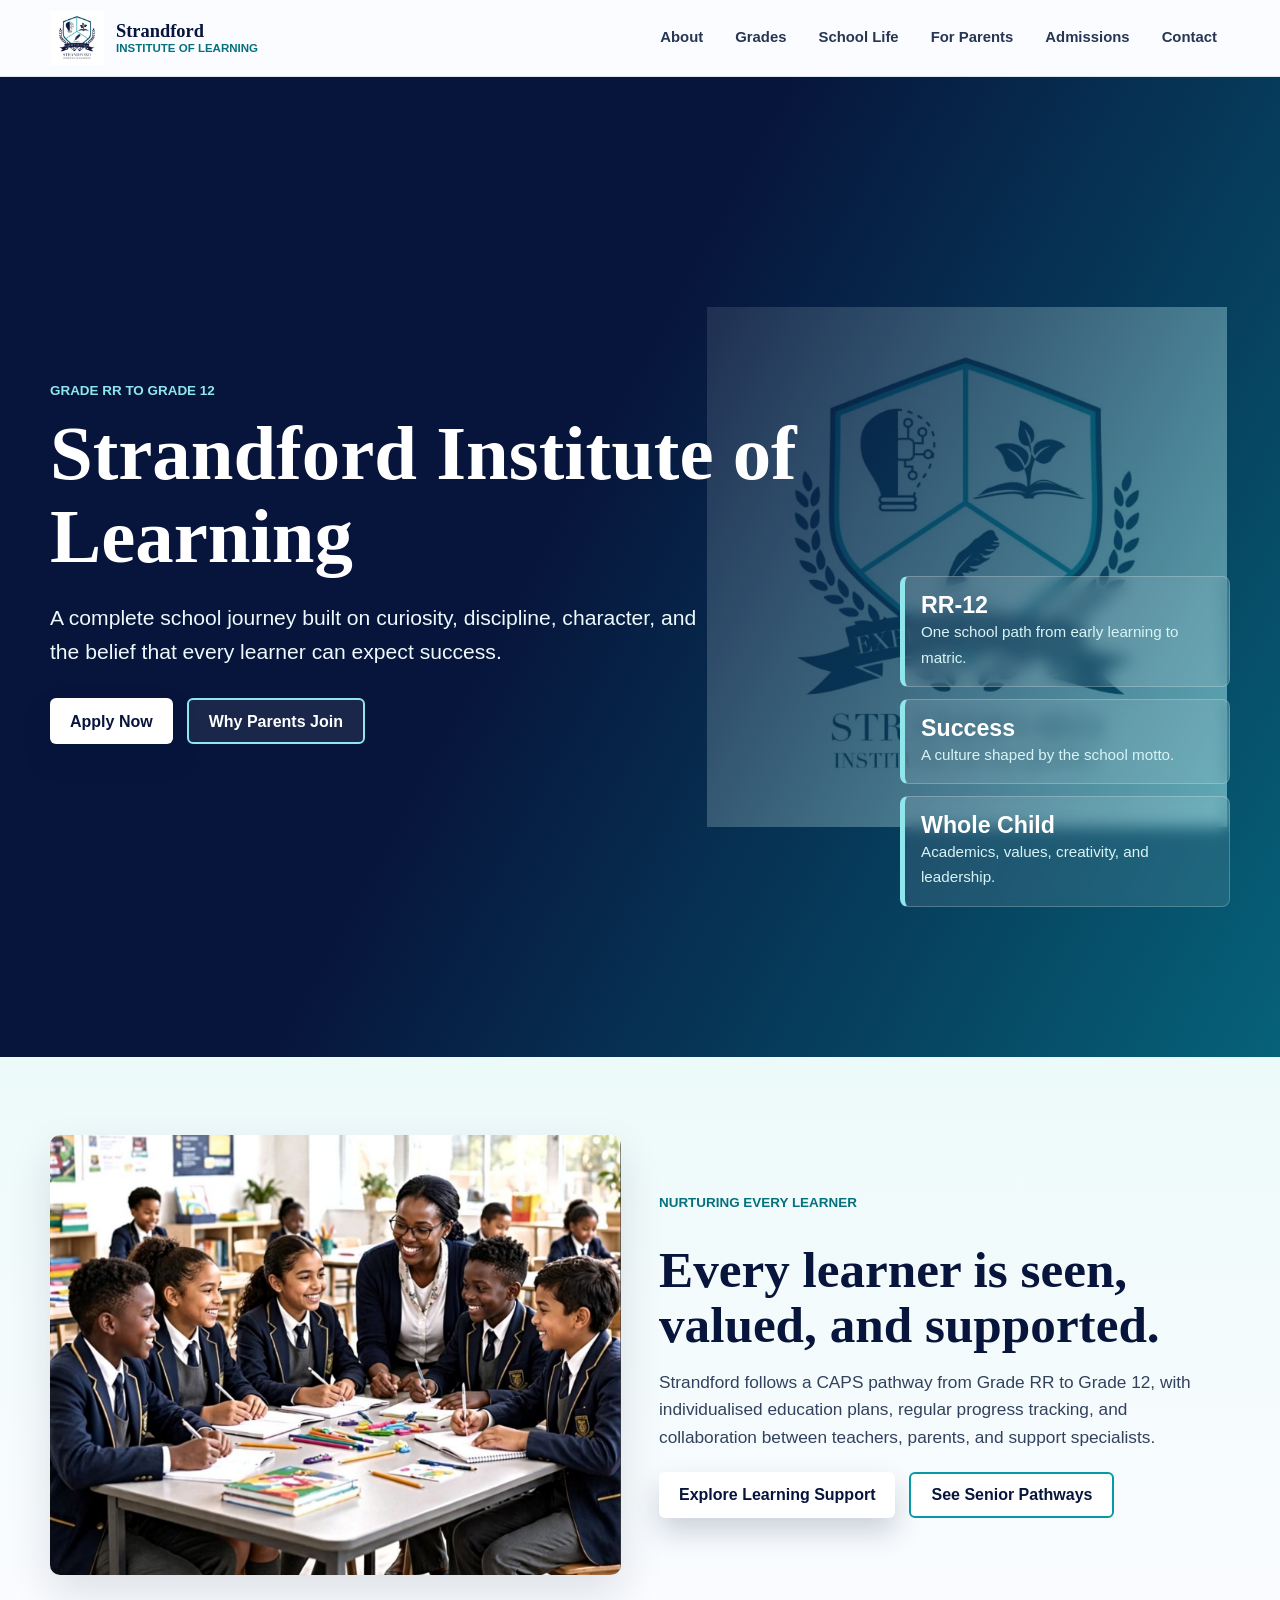
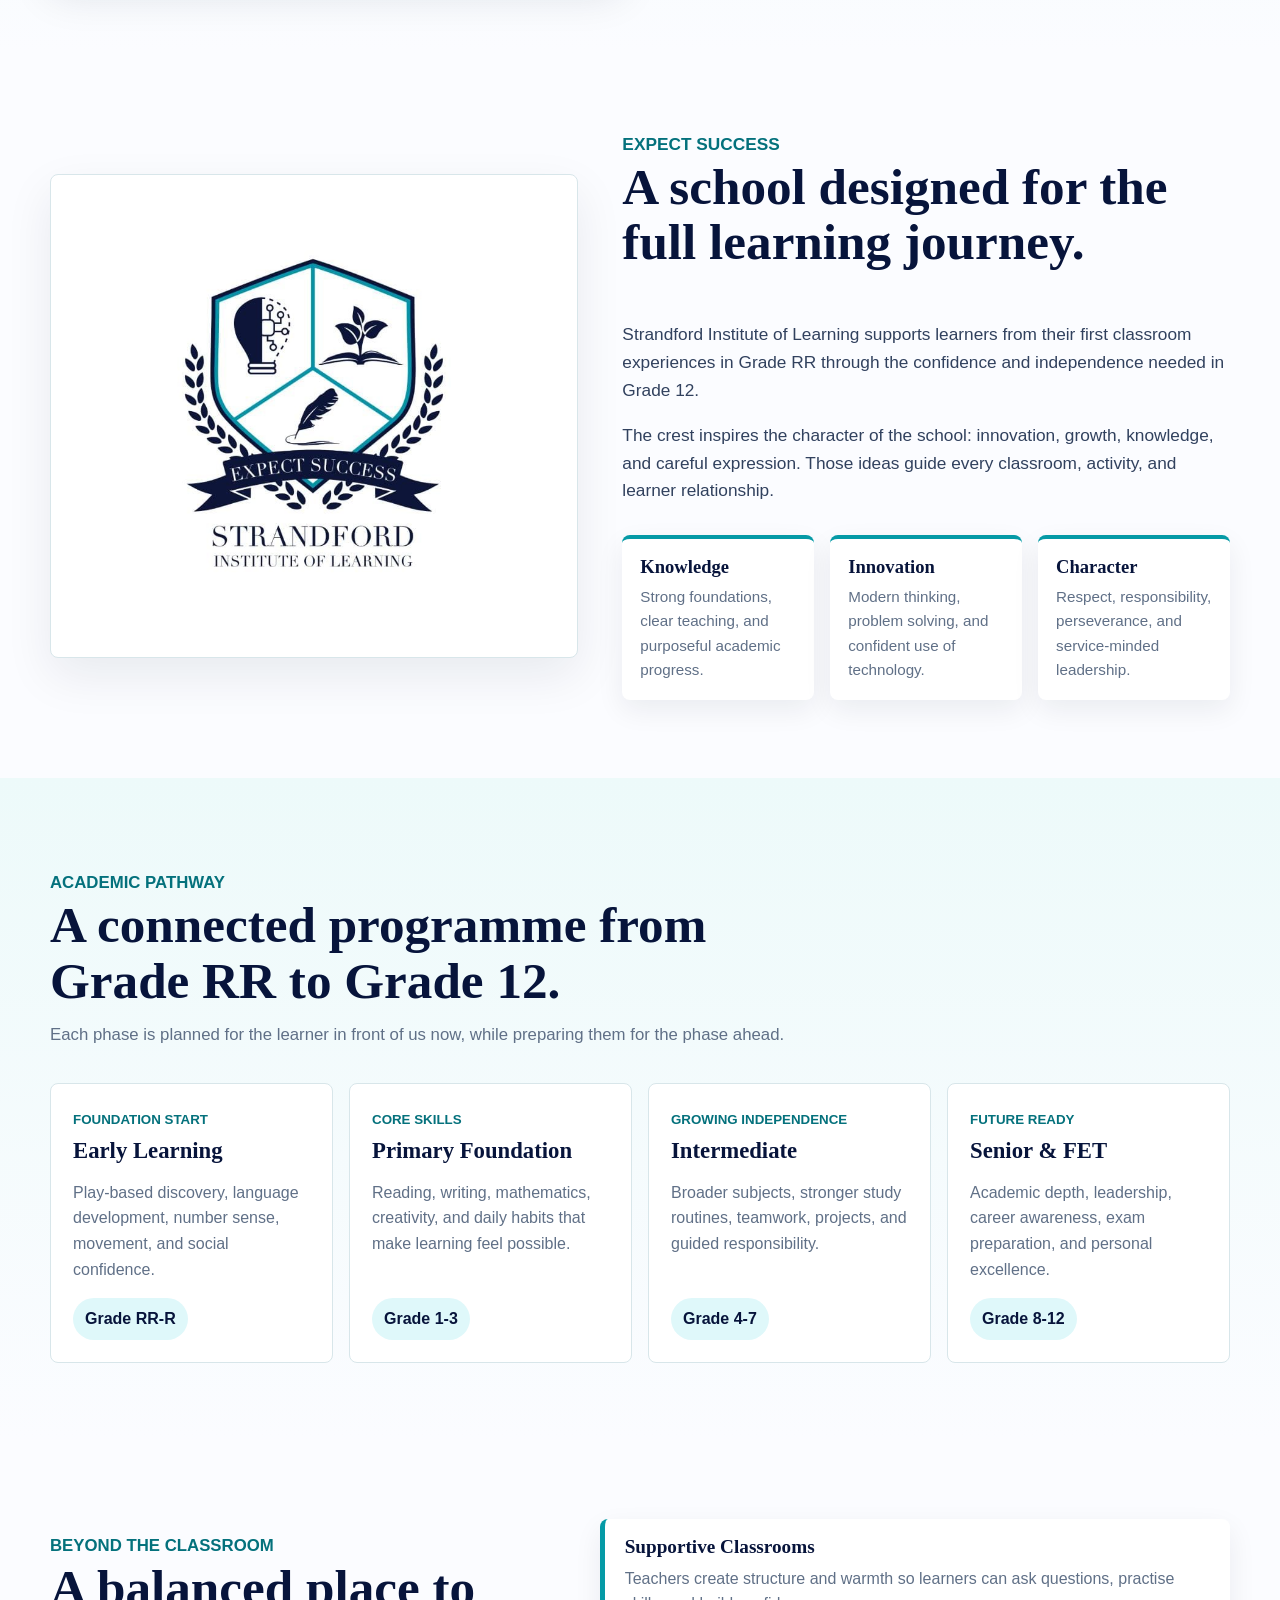
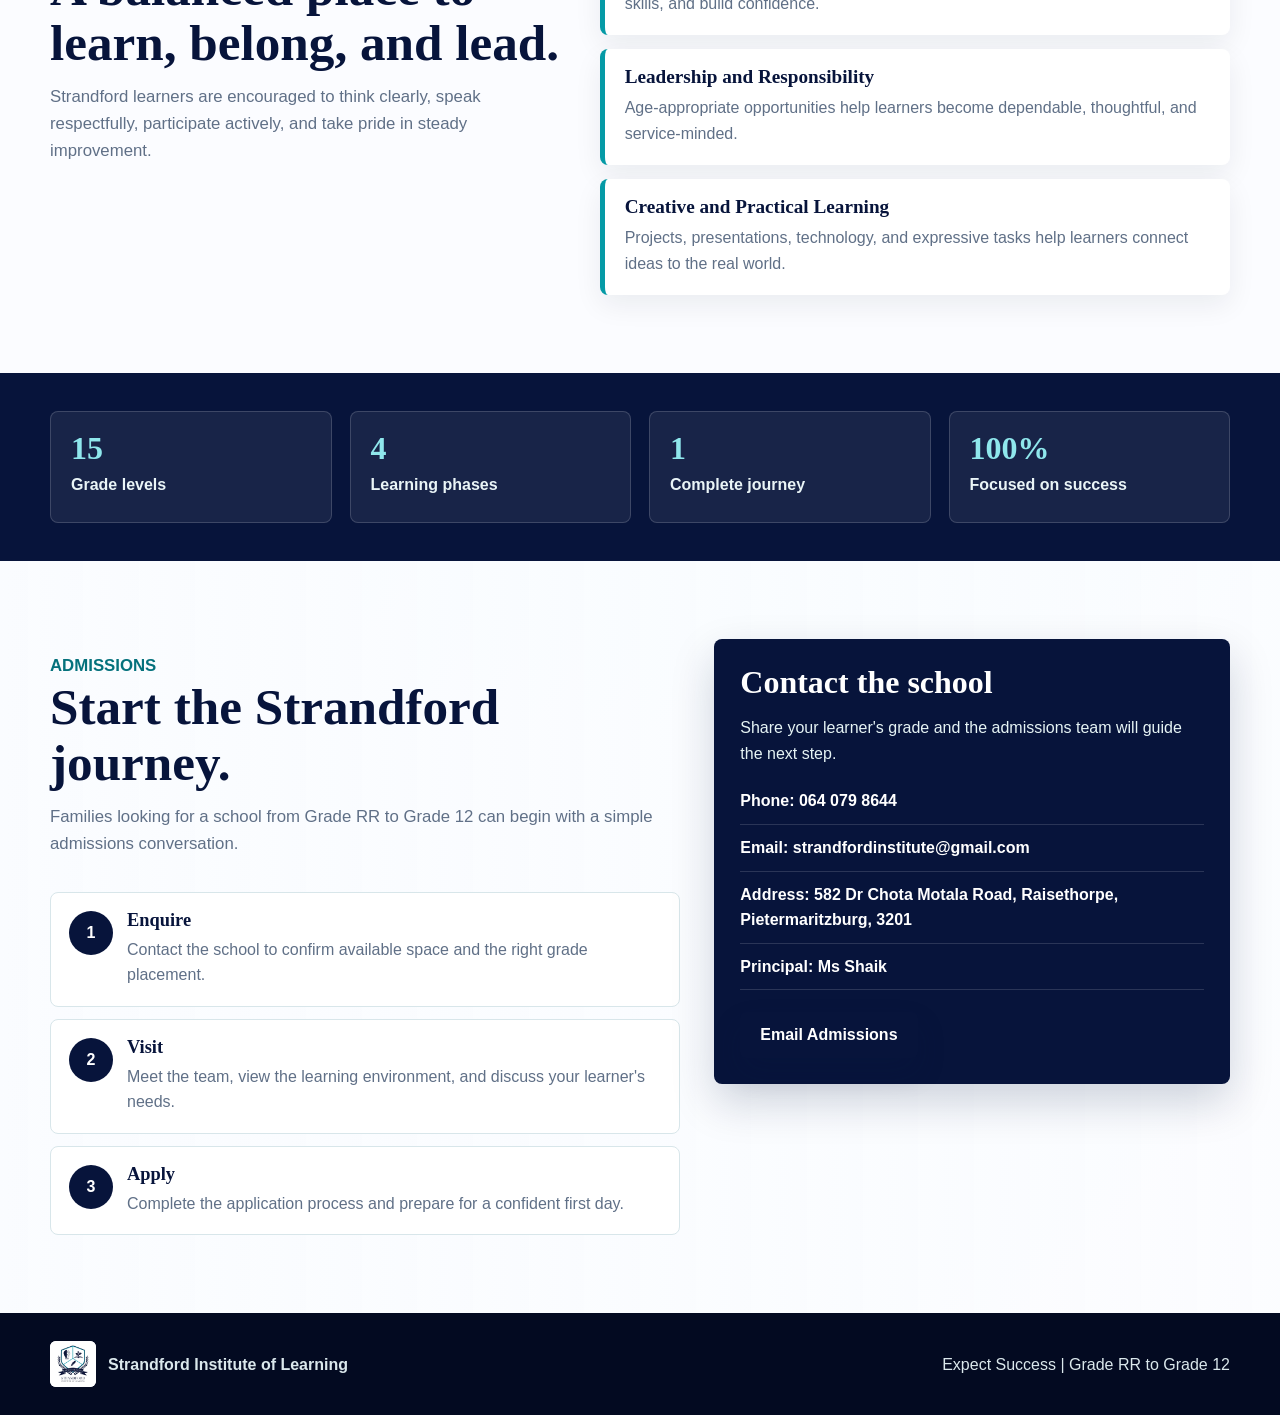
<file: index.html>
<!DOCTYPE html>
<html lang="en">
<head>
    <meta charset="UTF-8">
    <meta name="viewport" content="width=device-width, initial-scale=1.0">
    <title>Strandford Institute of Learning</title>
    <link rel="stylesheet" href="style.css">
</head>
<body>
    <header class="site-header">
        <nav class="nav" aria-label="Main navigation">
            <a class="brand" href="#top" aria-label="Strandford Institute of Learning home">
                <img src="images/logo.jpeg" alt="Strandford Institute of Learning logo">
                <span class="brand-name">
                    <strong>Strandford</strong>
                    <span>Institute of Learning</span>
                </span>
            </a>
            <div class="nav-links">
                <a href="about.html">About</a>
                <a href="academics.html">Grades</a>
                <a href="school-life.html">School Life</a>
                <a href="parents.html">For Parents</a>
                <a href="admissions.html">Admissions</a>
                <a href="contact.html">Contact</a>
            </div>
        </nav>
    </header>

    <main id="top">
        <section class="hero" aria-labelledby="hero-title">
            <div class="hero-inner">
                <div>
                    <p class="eyebrow">Grade RR to Grade 12</p>
                    <h1 id="hero-title">Strandford Institute of Learning</h1>
                    <p class="hero-copy">A complete school journey built on curiosity, discipline, character, and the belief that every learner can expect success.</p>
                    <div class="hero-actions">
                        <a class="button primary" href="#admissions">Apply Now</a>
                        <a class="button secondary" href="parents.html">Why Parents Join</a>
                     </div>
                </div>
                <div class="hero-panel" aria-label="School highlights">
                    <div class="quick-fact">
                        <strong>RR-12</strong>
                        <span>One school path from early learning to matric.</span>
                    </div>
                    <div class="quick-fact">
                        <strong>Success</strong>
                        <span>A culture shaped by the school motto.</span>
                    </div>
                    <div class="quick-fact">
                        <strong>Whole Child</strong>
                        <span>Academics, values, creativity, and leadership.</span>
                    </div>
                </div>
            </div>
        </section>

        <section class="soft-band" aria-labelledby="learning-support-title">
            <div class="wrap spotlight-grid">
                <img class="spotlight-image" src="images/brochure/classroom.jpg" alt="A teacher supporting learners during a collaborative classroom activity">
                <div class="spotlight-copy">
                    <p class="eyebrow">Nurturing Every Learner</p>
                    <h2 id="learning-support-title">Every learner is seen, valued, and supported.</h2>
                    <p>Strandford follows a CAPS pathway from Grade RR to Grade 12, with individualised education plans, regular progress tracking, and collaboration between teachers, parents, and support specialists.</p>
                    <div class="hero-actions">
                        <a class="button primary" href="academics.html#learning-support">Explore Learning Support</a>
                        <a class="button secondary" href="academics.html#innovation">See Senior Pathways</a>
                    </div>
                </div>
            </div>
        </section>

        <section id="about" aria-labelledby="about-title">
            <div class="wrap intro-grid">
                <div class="crest-frame">
                    <img src="images/logo.jpeg" alt="Strandford crest with motto Expect Success">
                </div>
                <div class="intro-copy">
                    <div class="section-heading">
                        <p class="eyebrow">Expect Success</p>
                        <h2 id="about-title">A school designed for the full learning journey.</h2>
                    </div>
                    <p>Strandford Institute of Learning supports learners from their first classroom experiences in Grade RR through the confidence and independence needed in Grade 12.</p>
                    <p>The crest inspires the character of the school: innovation, growth, knowledge, and careful expression. Those ideas guide every classroom, activity, and learner relationship.</p>
                    <div class="values">
                        <article class="value">
                            <h3>Knowledge</h3>
                            <p>Strong foundations, clear teaching, and purposeful academic progress.</p>
                        </article>
                        <article class="value">
                            <h3>Innovation</h3>
                            <p>Modern thinking, problem solving, and confident use of technology.</p>
                        </article>
                        <article class="value">
                            <h3>Character</h3>
                            <p>Respect, responsibility, perseverance, and service-minded leadership.</p>
                        </article>
                    </div>
                </div>
            </div>
        </section>

        <section class="academics" id="academics" aria-labelledby="academics-title">
            <div class="wrap">
                <div class="section-heading">
                    <p class="eyebrow">Academic Pathway</p>
                    <h2 id="academics-title">A connected programme from Grade RR to Grade 12.</h2>
                    <p>Each phase is planned for the learner in front of us now, while preparing them for the phase ahead.</p>
                </div>
                <div class="phase-grid">
                    <article class="phase">
                        <div>
                            <small>Foundation Start</small>
                            <h3>Early Learning</h3>
                            <p>Play-based discovery, language development, number sense, movement, and social confidence.</p>
                        </div>
                        <span class="grade">Grade RR-R</span>
                    </article>
                    <article class="phase">
                        <div>
                            <small>Core Skills</small>
                            <h3>Primary Foundation</h3>
                            <p>Reading, writing, mathematics, creativity, and daily habits that make learning feel possible.</p>
                        </div>
                        <span class="grade">Grade 1-3</span>
                    </article>
                    <article class="phase">
                        <div>
                            <small>Growing Independence</small>
                            <h3>Intermediate</h3>
                            <p>Broader subjects, stronger study routines, teamwork, projects, and guided responsibility.</p>
                        </div>
                        <span class="grade">Grade 4-7</span>
                    </article>
                    <article class="phase">
                        <div>
                            <small>Future Ready</small>
                            <h3>Senior & FET</h3>
                            <p>Academic depth, leadership, career awareness, exam preparation, and personal excellence.</p>
                        </div>
                        <span class="grade">Grade 8-12</span>
                    </article>
                </div>
            </div>
        </section>

        <section id="life" aria-labelledby="life-title">
            <div class="wrap life-grid">
                <div class="section-heading">
                    <p class="eyebrow">Beyond the Classroom</p>
                    <h2 id="life-title">A balanced place to learn, belong, and lead.</h2>
                    <p>Strandford learners are encouraged to think clearly, speak respectfully, participate actively, and take pride in steady improvement.</p>
                </div>
                <div class="feature-list">
                    <article class="feature">
                        <h3>Supportive Classrooms</h3>
                        <p>Teachers create structure and warmth so learners can ask questions, practise skills, and build confidence.</p>
                    </article>
                    <article class="feature">
                        <h3>Leadership and Responsibility</h3>
                        <p>Age-appropriate opportunities help learners become dependable, thoughtful, and service-minded.</p>
                    </article>
                    <article class="feature">
                        <h3>Creative and Practical Learning</h3>
                        <p>Projects, presentations, technology, and expressive tasks help learners connect ideas to the real world.</p>
                    </article>
                </div>
            </div>
        </section>

        <div class="stats-band" aria-label="School summary">
            <div class="wrap stats">
                <div class="stat">
                    <strong>15</strong>
                    <span>Grade levels</span>
                </div>
                <div class="stat">
                    <strong>4</strong>
                    <span>Learning phases</span>
                </div>
                <div class="stat">
                    <strong>1</strong>
                    <span>Complete journey</span>
                </div>
                <div class="stat">
                    <strong>100%</strong>
                    <span>Focused on success</span>
                </div>
            </div>
        </div>

        <section class="admissions" id="admissions" aria-labelledby="admissions-title">
            <div class="wrap admission-grid">
                <div>
                    <div class="section-heading">
                        <p class="eyebrow">Admissions</p>
                        <h2 id="admissions-title">Start the Strandford journey.</h2>
                    <p>Families looking for a school from Grade RR to Grade 12 can begin with a simple admissions conversation.</p>
                    </div>
                    <div class="steps">
                        <article class="step">
                            <div>
                                <h3>Enquire</h3>
                                <p>Contact the school to confirm available space and the right grade placement.</p>
                            </div>
                        </article>
                        <article class="step">
                            <div>
                                <h3>Visit</h3>
                                <p>Meet the team, view the learning environment, and discuss your learner's needs.</p>
                            </div>
                        </article>
                        <article class="step">
                            <div>
                                <h3>Apply</h3>
                                <p>Complete the application process and prepare for a confident first day.</p>
                            </div>
                        </article>
                    </div>
                </div>
                <aside class="contact-panel" id="contact" aria-labelledby="contact-title">
                    <h2 id="contact-title">Contact the school</h2>
                    <p>Share your learner's grade and the admissions team will guide the next step.</p>
                    <div class="contact-lines">
                        <a href="tel:+27640798644">Phone: 064 079 8644</a>
                        <a href="mailto:strandfordinstitute@gmail.com">Email: strandfordinstitute@gmail.com</a>
                        <span>Address: 582 Dr Chota Motala Road, Raisethorpe, Pietermaritzburg, 3201</span>
                        <span>Principal: Ms Shaik</span>
                    </div>
                    <a class="button primary" href="mailto:strandfordinstitute@gmail.com">Email Admissions</a>
                </aside>
            </div>
        </section>
    </main>

    <footer class="site-footer">
        <div class="footer-inner">
            <div class="footer-brand">
                <img src="images/logo.jpeg" alt="">
                <span>Strandford Institute of Learning</span>
            </div>
            <span>Expect Success | Grade RR to Grade 12</span>
        </div>
    </footer>
</body>
</html>
</file>
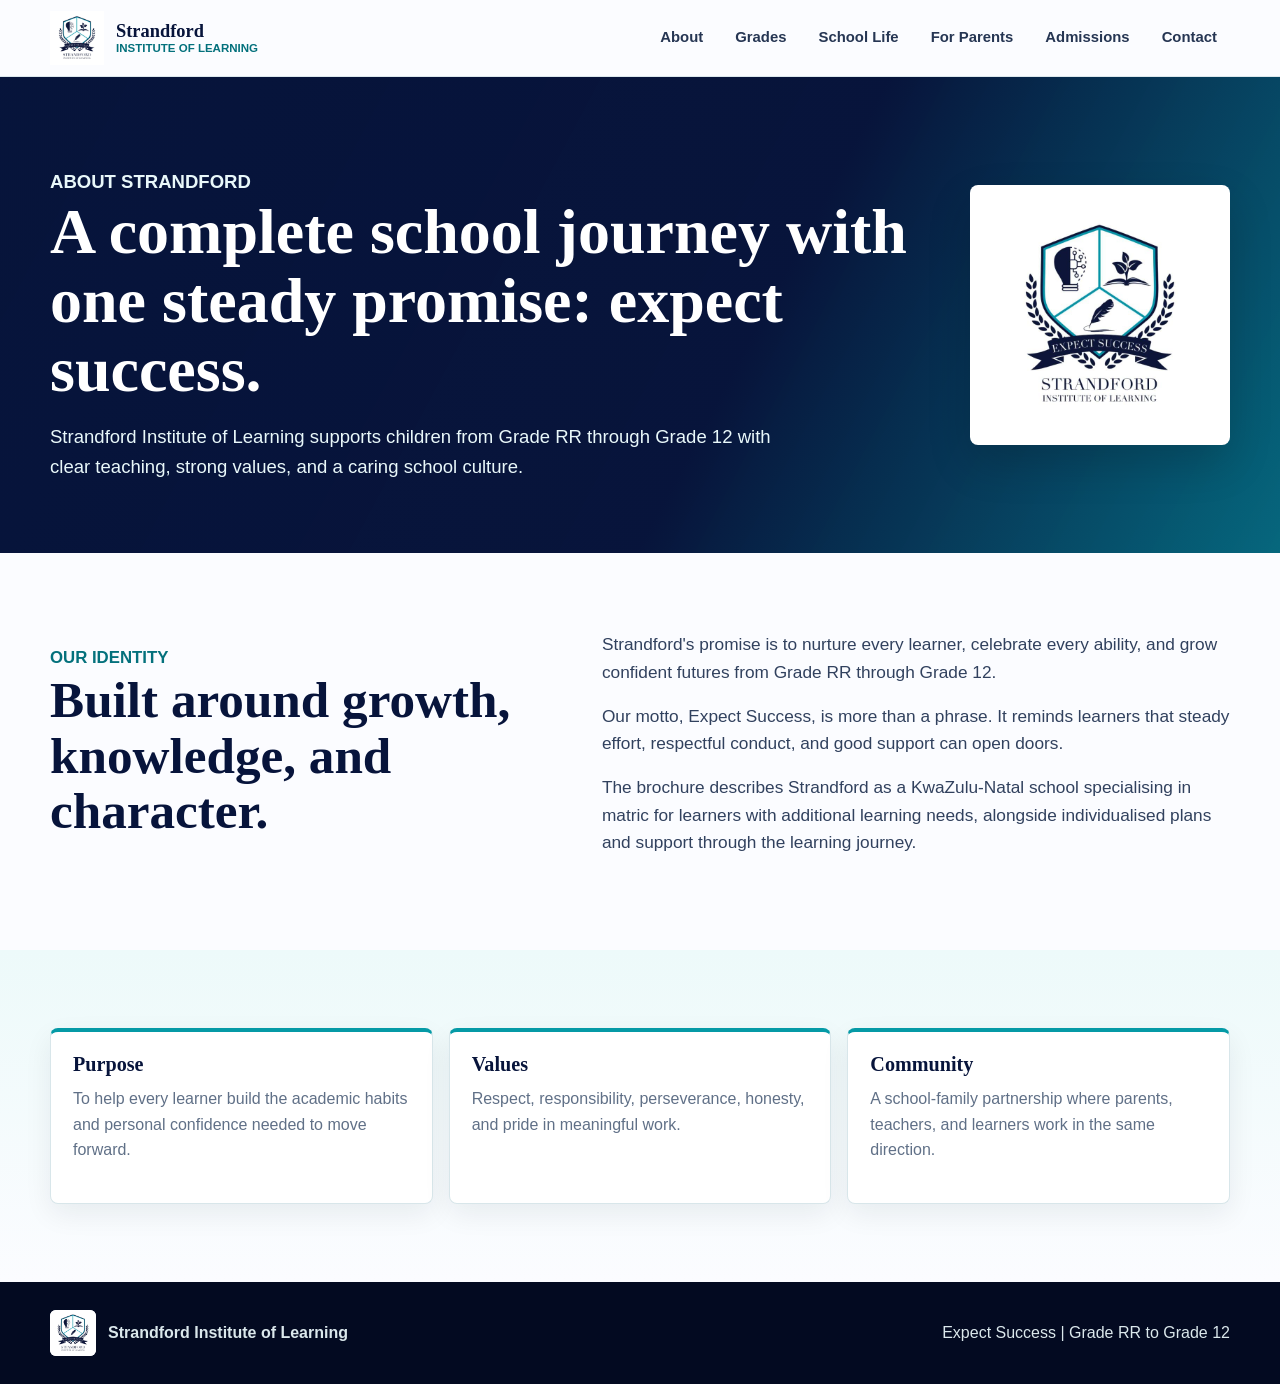
<file: about.html>
<!DOCTYPE html>
<html lang="en">
<head>
    <meta charset="UTF-8">
    <meta name="viewport" content="width=device-width, initial-scale=1.0">
    <title>About | Strandford Institute of Learning</title>
    <link rel="stylesheet" href="style.css">
</head>
<body>
    <header class="site-header">
        <nav class="nav" aria-label="Main navigation">
            <a class="brand" href="index.html" aria-label="Strandford Institute of Learning home">
                <img src="images/logo.jpeg" alt="Strandford Institute of Learning logo">
                <span class="brand-name"><strong>Strandford</strong><span>Institute of Learning</span></span>
            </a>
            <div class="nav-links">
                <a href="about.html">About</a>
                <a href="academics.html">Grades</a>
                <a href="school-life.html">School Life</a>
                <a href="parents.html">For Parents</a>
                <a href="admissions.html">Admissions</a>
                <a href="contact.html">Contact</a>
            </div>
        </nav>
    </header>

    <main>
        <section class="page-hero">
            <div class="wrap page-hero-grid">
                <div>
                    <p class="eyebrow">About Strandford</p>
                    <h1>A complete school journey with one steady promise: expect success.</h1>
                    <p>Strandford Institute of Learning supports children from Grade RR through Grade 12 with clear teaching, strong values, and a caring school culture.</p>
                </div>
                <img src="images/logo.jpeg" alt="Strandford crest">
            </div>
        </section>

        <section>
            <div class="wrap split-content">
                <div class="section-heading">
                    <p class="eyebrow">Our Identity</p>
                    <h2>Built around growth, knowledge, and character.</h2>
                </div>
                <div class="text-stack">
                    <p>Strandford's promise is to nurture every learner, celebrate every ability, and grow confident futures from Grade RR through Grade 12.</p>
                    <p>Our motto, Expect Success, is more than a phrase. It reminds learners that steady effort, respectful conduct, and good support can open doors.</p>
                    <p>The brochure describes Strandford as a KwaZulu-Natal school specialising in matric for learners with additional learning needs, alongside individualised plans and support through the learning journey.</p>
                </div>
            </div>
        </section>

        <section class="soft-band">
            <div class="wrap card-grid three">
                <article class="info-card"><h3>Purpose</h3><p>To help every learner build the academic habits and personal confidence needed to move forward.</p></article>
                <article class="info-card"><h3>Values</h3><p>Respect, responsibility, perseverance, honesty, and pride in meaningful work.</p></article>
                <article class="info-card"><h3>Community</h3><p>A school-family partnership where parents, teachers, and learners work in the same direction.</p></article>
            </div>
        </section>
    </main>

    <footer class="site-footer">
        <div class="footer-inner">
            <div class="footer-brand"><img src="images/logo.jpeg" alt=""><span>Strandford Institute of Learning</span></div>
            <span>Expect Success | Grade RR to Grade 12</span>
        </div>
    </footer>
</body>
</html>
</file>
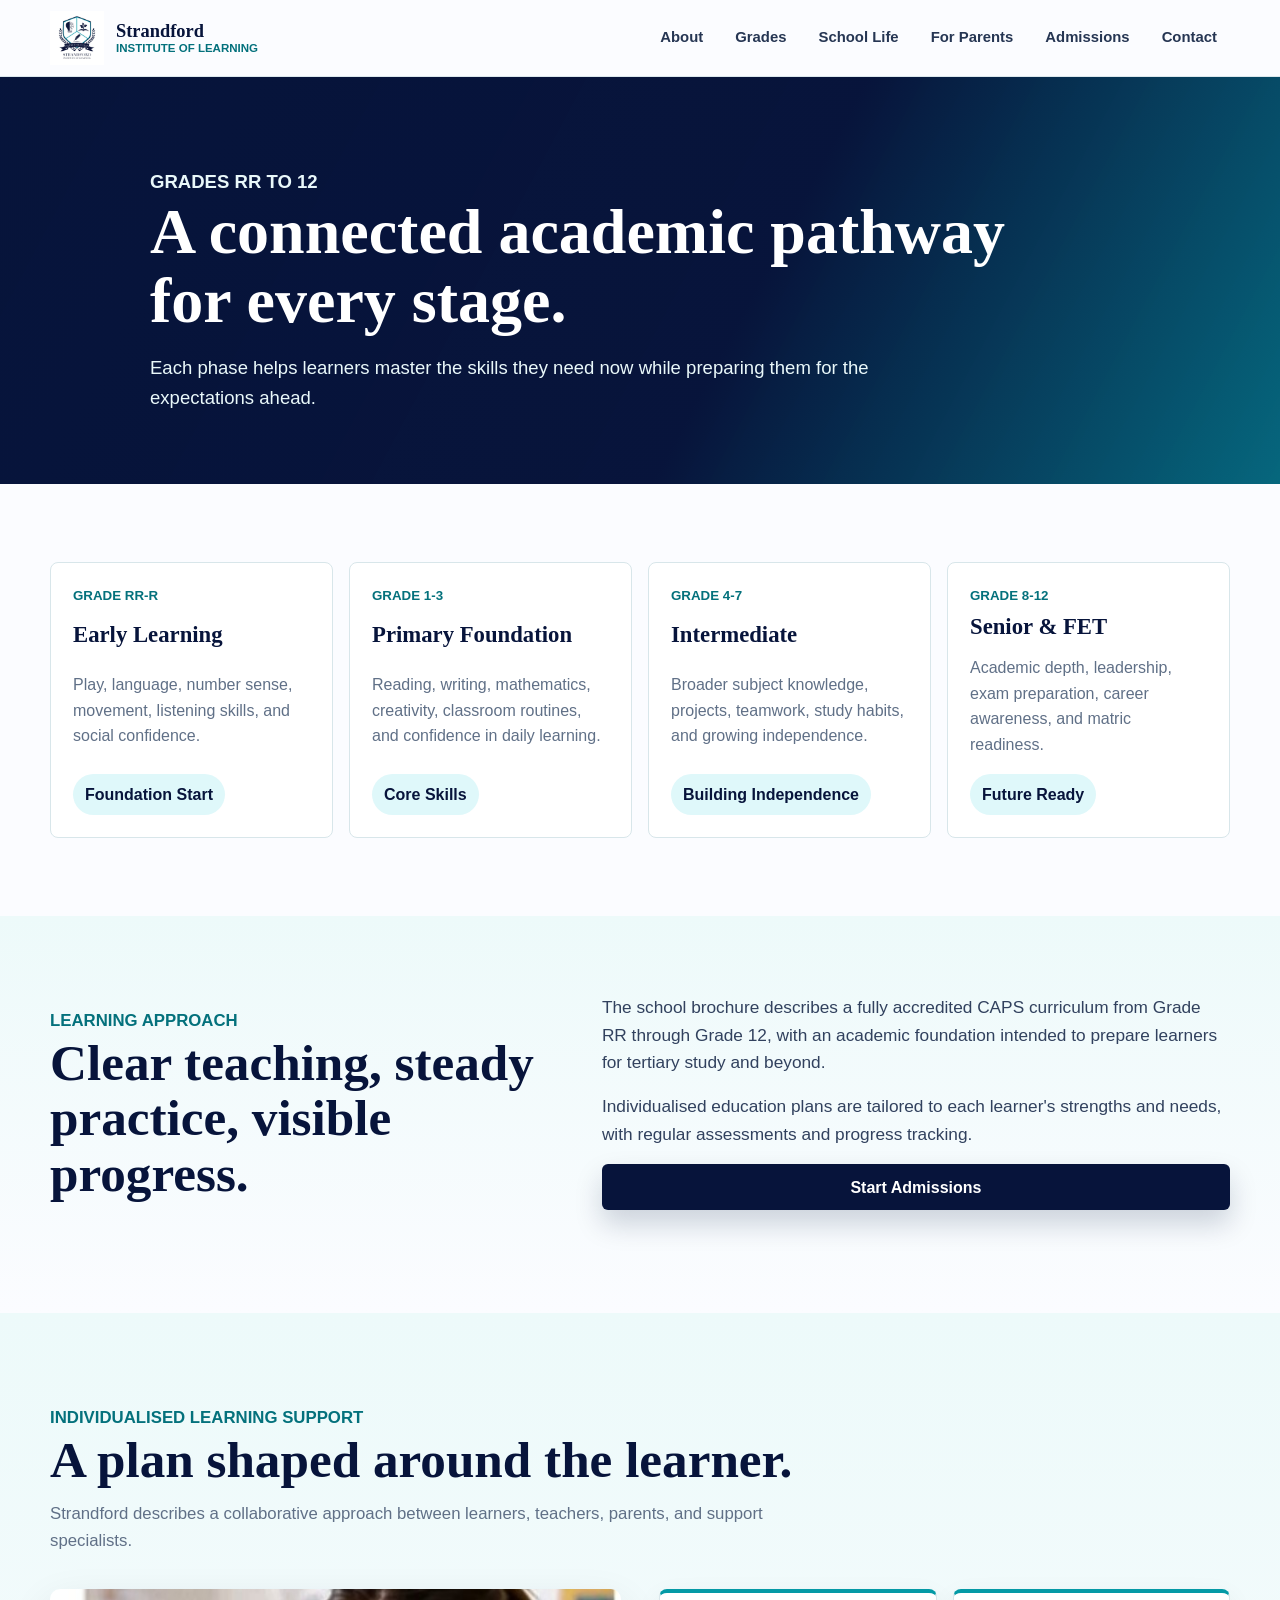
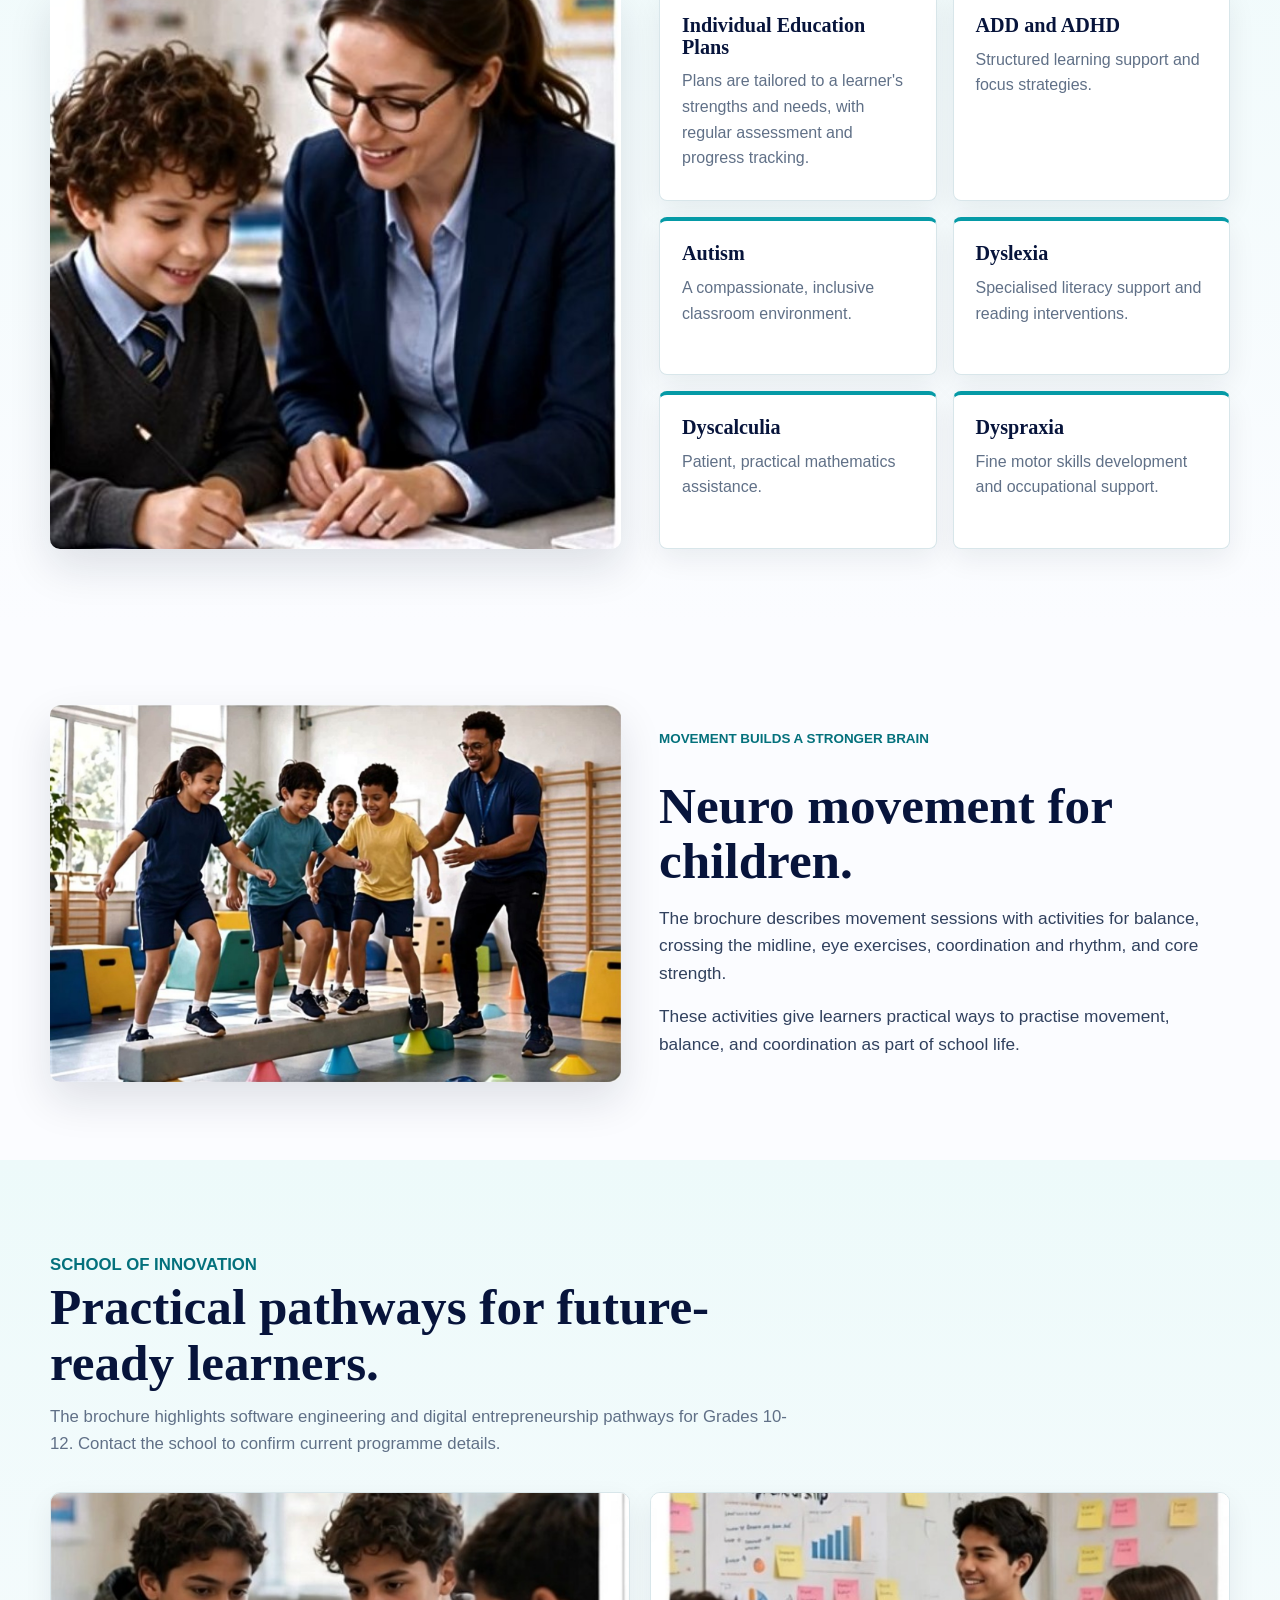
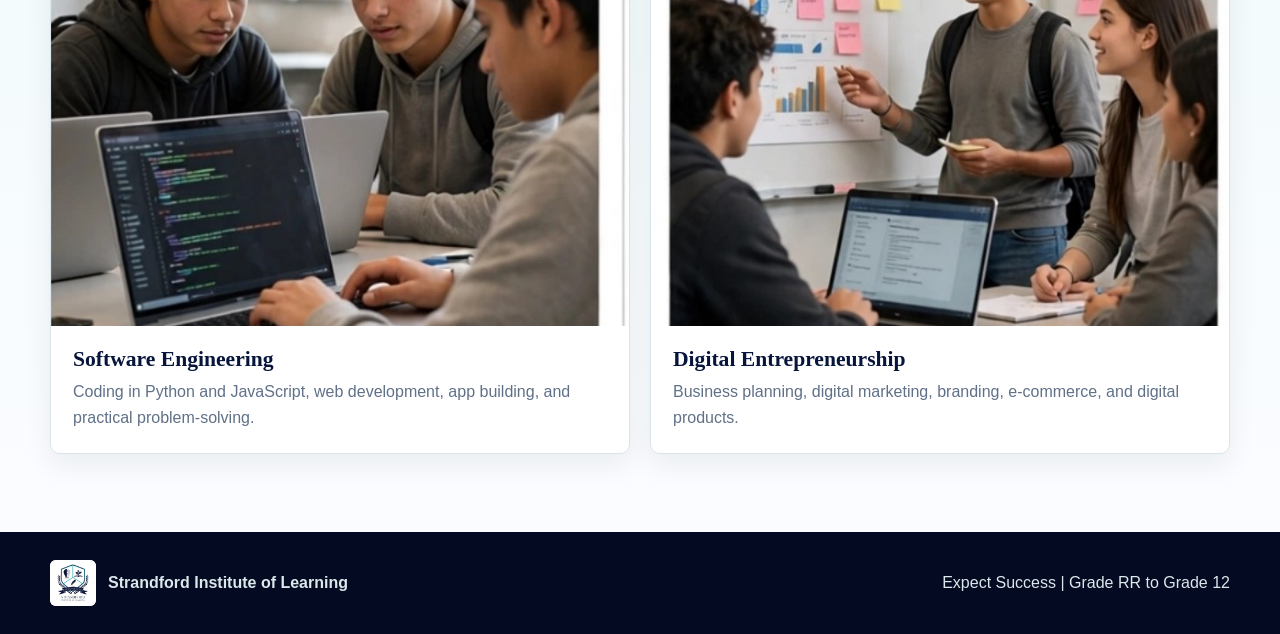
<file: academics.html>
<!DOCTYPE html>
<html lang="en">
<head>
    <meta charset="UTF-8">
    <meta name="viewport" content="width=device-width, initial-scale=1.0">
    <title>Grades | Strandford Institute of Learning</title>
    <link rel="stylesheet" href="style.css">
</head>
<body>
    <header class="site-header">
        <nav class="nav" aria-label="Main navigation">
            <a class="brand" href="index.html" aria-label="Strandford Institute of Learning home">
                <img src="images/logo.jpeg" alt="Strandford Institute of Learning logo">
                <span class="brand-name"><strong>Strandford</strong><span>Institute of Learning</span></span>
            </a>
            <div class="nav-links">
                <a href="about.html">About</a>
                <a href="academics.html">Grades</a>
                <a href="school-life.html">School Life</a>
                <a href="parents.html">For Parents</a>
                <a href="admissions.html">Admissions</a>
                <a href="contact.html">Contact</a>
            </div>
        </nav>
    </header>

    <main>
        <section class="page-hero">
            <div class="wrap narrow">
                <p class="eyebrow">Grades RR to 12</p>
                <h1>A connected academic pathway for every stage.</h1>
                <p>Each phase helps learners master the skills they need now while preparing them for the expectations ahead.</p>
            </div>
        </section>

        <section>
            <div class="wrap phase-grid detail">
                <article class="phase"><small>Grade RR-R</small><h3>Early Learning</h3><p>Play, language, number sense, movement, listening skills, and social confidence.</p><span class="grade">Foundation Start</span></article>
                <article class="phase"><small>Grade 1-3</small><h3>Primary Foundation</h3><p>Reading, writing, mathematics, creativity, classroom routines, and confidence in daily learning.</p><span class="grade">Core Skills</span></article>
                <article class="phase"><small>Grade 4-7</small><h3>Intermediate</h3><p>Broader subject knowledge, projects, teamwork, study habits, and growing independence.</p><span class="grade">Building Independence</span></article>
                <article class="phase"><small>Grade 8-12</small><h3>Senior & FET</h3><p>Academic depth, leadership, exam preparation, career awareness, and matric readiness.</p><span class="grade">Future Ready</span></article>
            </div>
        </section>

        <section class="soft-band">
            <div class="wrap split-content">
                <div class="section-heading">
                    <p class="eyebrow">Learning Approach</p>
                    <h2>Clear teaching, steady practice, visible progress.</h2>
                </div>
                <div class="text-stack">
                    <p>The school brochure describes a fully accredited CAPS curriculum from Grade RR through Grade 12, with an academic foundation intended to prepare learners for tertiary study and beyond.</p>
                    <p>Individualised education plans are tailored to each learner's strengths and needs, with regular assessments and progress tracking.</p>
                    <a class="button primary" href="admissions.html">Start Admissions</a>
                </div>
            </div>
        </section>

        <section class="soft-band" id="learning-support" aria-labelledby="support-title">
            <div class="wrap">
                <div class="section-heading">
                    <p class="eyebrow">Individualised Learning Support</p>
                    <h2 id="support-title">A plan shaped around the learner.</h2>
                    <p>Strandford describes a collaborative approach between learners, teachers, parents, and support specialists.</p>
                </div>
                <div class="support-layout">
                    <img class="support-photo" src="images/brochure/one-on-one-support.jpg" alt="A teacher helping a learner with a written exercise">
                    <div class="support-card-grid">
                        <article class="info-card"><h3>Individual Education Plans</h3><p>Plans are tailored to a learner's strengths and needs, with regular assessment and progress tracking.</p></article>
                        <article class="info-card"><h3>ADD and ADHD</h3><p>Structured learning support and focus strategies.</p></article>
                        <article class="info-card"><h3>Autism</h3><p>A compassionate, inclusive classroom environment.</p></article>
                        <article class="info-card"><h3>Dyslexia</h3><p>Specialised literacy support and reading interventions.</p></article>
                        <article class="info-card"><h3>Dyscalculia</h3><p>Patient, practical mathematics assistance.</p></article>
                        <article class="info-card"><h3>Dyspraxia</h3><p>Fine motor skills development and occupational support.</p></article>
                    </div>
                </div>
            </div>
        </section>

        <section aria-labelledby="movement-title">
            <div class="wrap movement-grid">
                <img class="support-photo" src="images/brochure/neuro-movement.jpg" alt="Learners practising balance on a low beam with a coach">
                <div class="movement-copy">
                    <p class="eyebrow">Movement Builds a Stronger Brain</p>
                    <h2 id="movement-title">Neuro movement for children.</h2>
                    <p>The brochure describes movement sessions with activities for balance, crossing the midline, eye exercises, coordination and rhythm, and core strength.</p>
                    <p>These activities give learners practical ways to practise movement, balance, and coordination as part of school life.</p>
                </div>
            </div>
        </section>

        <section class="soft-band" id="innovation" aria-labelledby="innovation-title">
            <div class="wrap">
                <div class="section-heading">
                    <p class="eyebrow">School of Innovation</p>
                    <h2 id="innovation-title">Practical pathways for future-ready learners.</h2>
                    <p>The brochure highlights software engineering and digital entrepreneurship pathways for Grades 10-12. Contact the school to confirm current programme details.</p>
                </div>
                <div class="photo-grid">
                    <article class="photo-card">
                        <img src="images/brochure/software-engineering.jpg" alt="Learners collaborating on a coding project">
                        <div class="photo-card-copy">
                            <h3>Software Engineering</h3>
                            <p>Coding in Python and JavaScript, web development, app building, and practical problem-solving.</p>
                        </div>
                    </article>
                    <article class="photo-card">
                        <img src="images/brochure/digital-entrepreneurship.jpg" alt="Learners presenting a digital business idea">
                        <div class="photo-card-copy">
                            <h3>Digital Entrepreneurship</h3>
                            <p>Business planning, digital marketing, branding, e-commerce, and digital products.</p>
                        </div>
                    </article>
                </div>
            </div>
        </section>
    </main>

    <footer class="site-footer">
        <div class="footer-inner">
            <div class="footer-brand"><img src="images/logo.jpeg" alt=""><span>Strandford Institute of Learning</span></div>
            <span>Expect Success | Grade RR to Grade 12</span>
        </div>
    </footer>
</body>
</html>
</file>
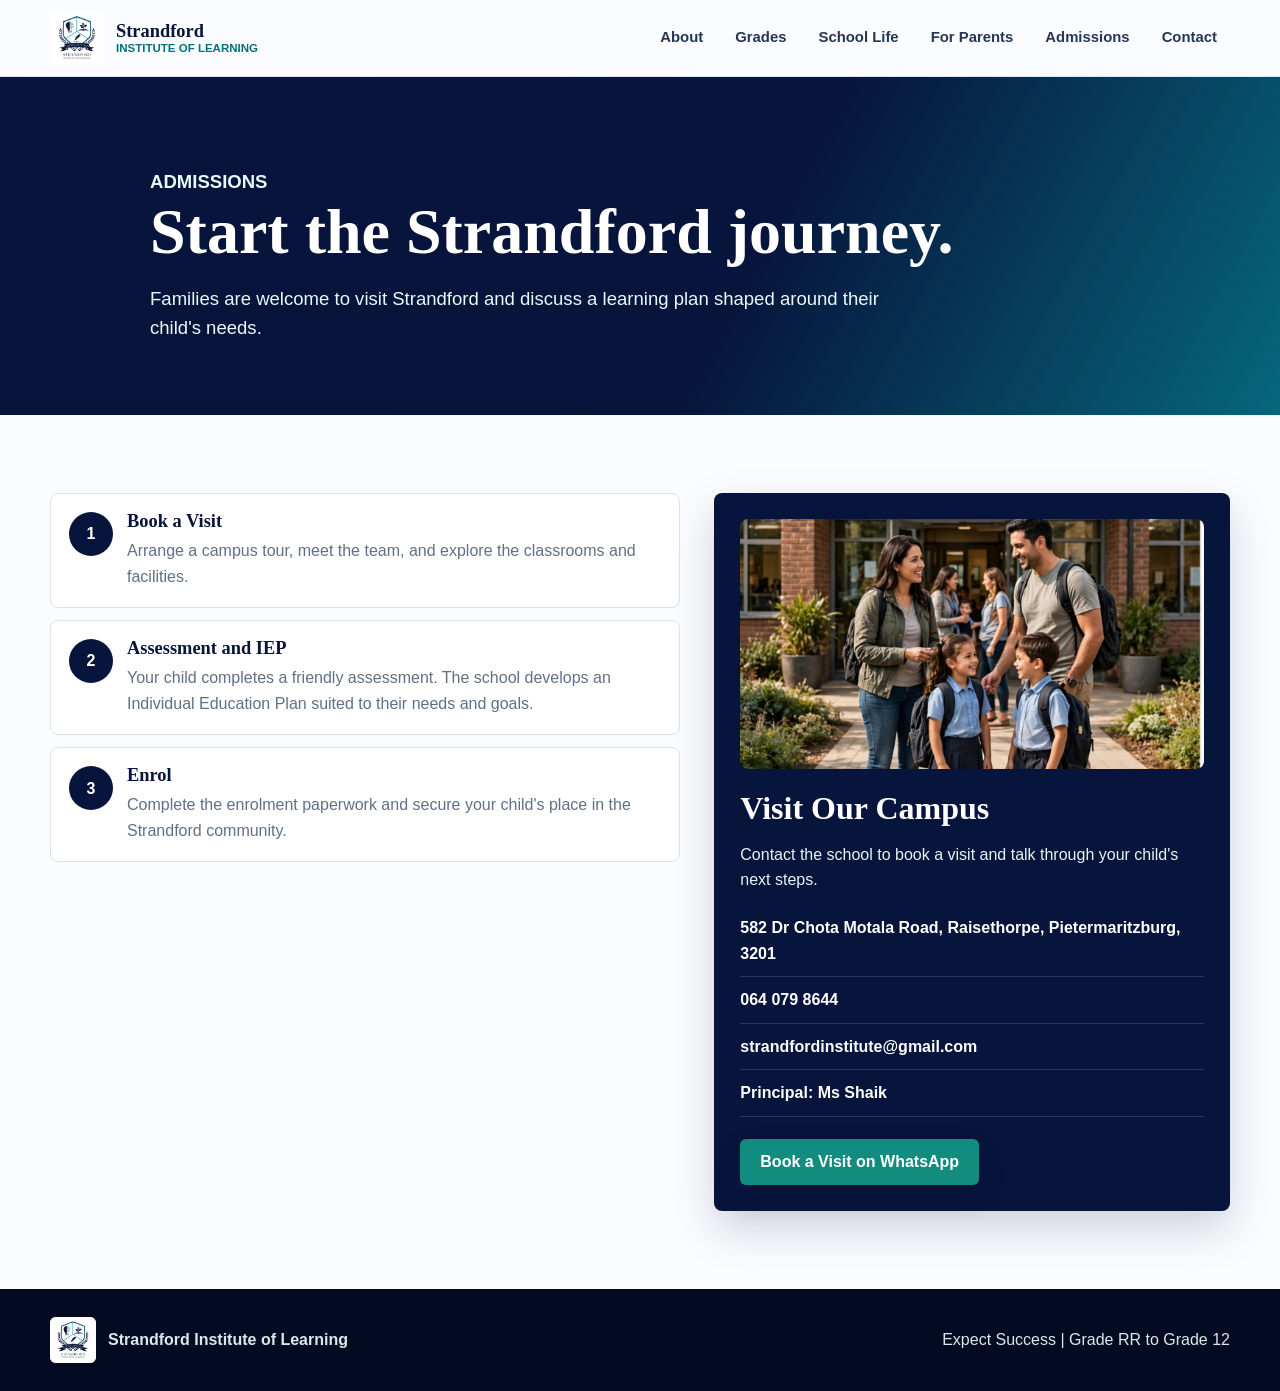
<file: admissions.html>
<!DOCTYPE html>
<html lang="en">
<head>
    <meta charset="UTF-8">
    <meta name="viewport" content="width=device-width, initial-scale=1.0">
    <title>Admissions | Strandford Institute of Learning</title>
    <link rel="stylesheet" href="style.css">
</head>
<body>
    <header class="site-header">
        <nav class="nav" aria-label="Main navigation">
            <a class="brand" href="index.html" aria-label="Strandford Institute of Learning home">
                <img src="images/logo.jpeg" alt="Strandford Institute of Learning logo">
                <span class="brand-name"><strong>Strandford</strong><span>Institute of Learning</span></span>
            </a>
            <div class="nav-links">
                <a href="about.html">About</a>
                <a href="academics.html">Grades</a>
                <a href="school-life.html">School Life</a>
                <a href="parents.html">For Parents</a>
                <a href="admissions.html">Admissions</a>
                <a href="contact.html">Contact</a>
            </div>
        </nav>
    </header>

    <main>
        <section class="page-hero">
            <div class="wrap narrow">
                <p class="eyebrow">Admissions</p>
                <h1>Start the Strandford journey.</h1>
                <p>Families are welcome to visit Strandford and discuss a learning plan shaped around their child's needs.</p>
            </div>
        </section>

        <section>
            <div class="wrap admission-grid">
                <div class="steps">
                    <article class="step"><div><h3>Book a Visit</h3><p>Arrange a campus tour, meet the team, and explore the classrooms and facilities.</p></div></article>
                    <article class="step"><div><h3>Assessment and IEP</h3><p>Your child completes a friendly assessment. The school develops an Individual Education Plan suited to their needs and goals.</p></div></article>
                    <article class="step"><div><h3>Enrol</h3><p>Complete the enrolment paperwork and secure your child's place in the Strandford community.</p></div></article>
                </div>
                <aside class="contact-panel">
                    <img class="admissions-photo" src="images/brochure/campus-visit.jpg" alt="A family visiting a school campus">
                    <h2>Visit Our Campus</h2>
                    <p>Contact the school to book a visit and talk through your child's next steps.</p>
                    <div class="contact-lines">
                        <span>582 Dr Chota Motala Road, Raisethorpe, Pietermaritzburg, 3201</span>
                        <a href="tel:+27640798644">064 079 8644</a>
                        <a href="mailto:strandfordinstitute@gmail.com">strandfordinstitute@gmail.com</a>
                        <span>Principal: Ms Shaik</span>
                    </div>
                    <a class="button primary whatsapp" href="https://wa.me/27640798644?text=Hello%20Strandford%2C%20I%20would%20like%20to%20book%20a%20school%20visit." target="_blank" rel="noopener">Book a Visit on WhatsApp</a>
                </aside>
            </div>
        </section>
    </main>

    <footer class="site-footer">
        <div class="footer-inner">
            <div class="footer-brand"><img src="images/logo.jpeg" alt=""><span>Strandford Institute of Learning</span></div>
            <span>Expect Success | Grade RR to Grade 12</span>
        </div>
    </footer>
</body>
</html>
</file>
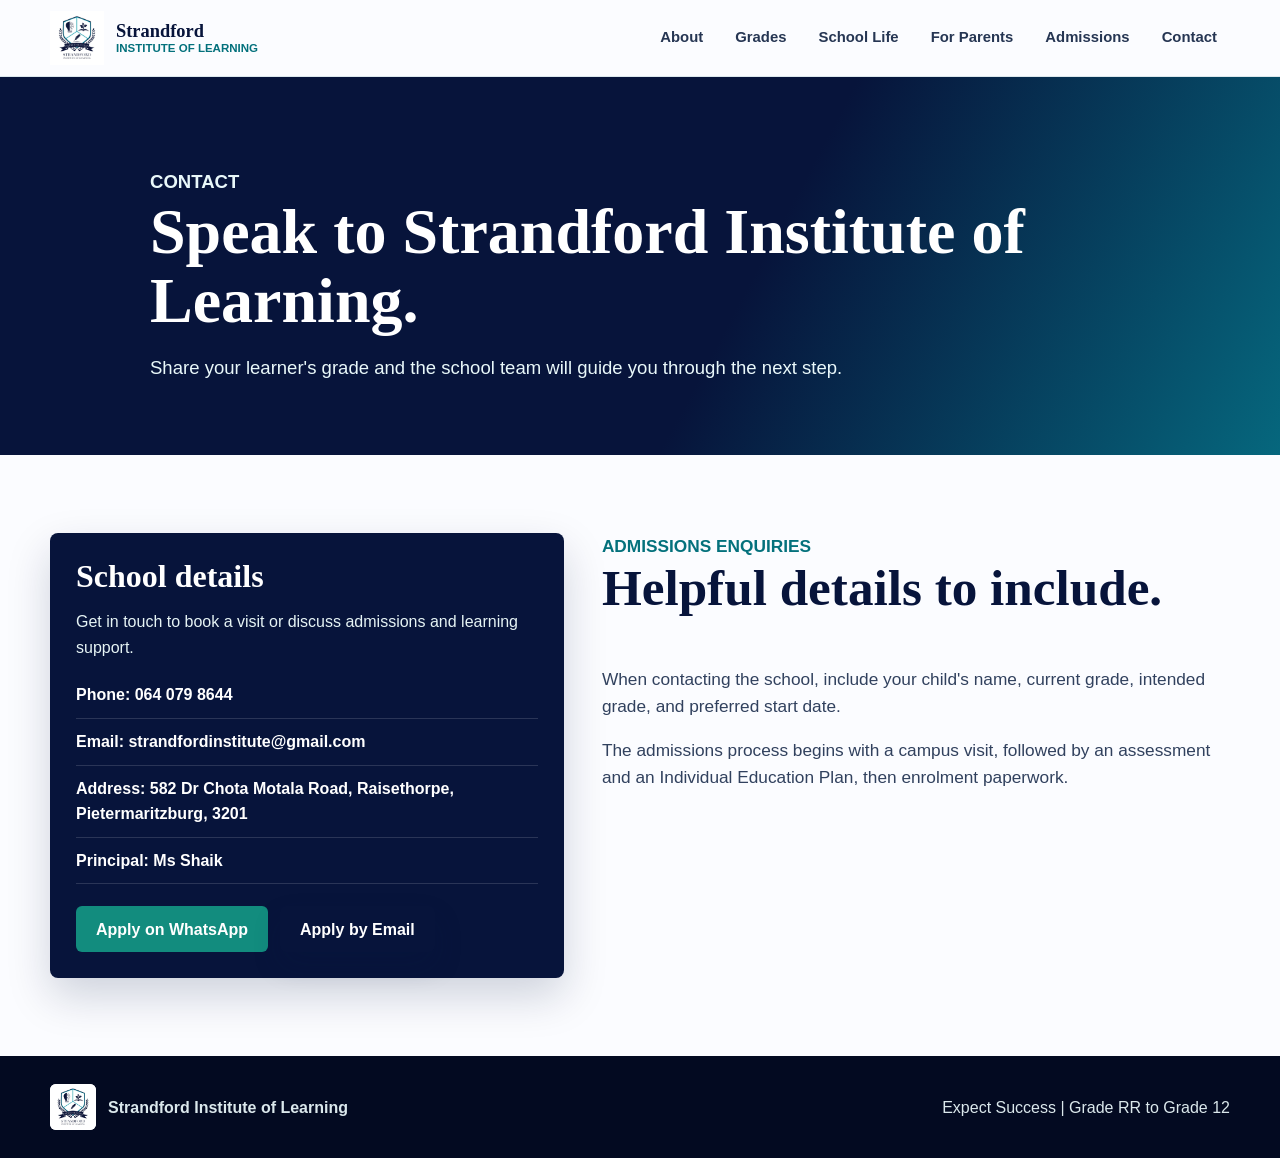
<file: contact.html>
<!DOCTYPE html>
<html lang="en">
<head>
    <meta charset="UTF-8">
    <meta name="viewport" content="width=device-width, initial-scale=1.0">
    <title>Contact | Strandford Institute of Learning</title>
    <link rel="stylesheet" href="style.css">
</head>
<body>
    <header class="site-header">
        <nav class="nav" aria-label="Main navigation">
            <a class="brand" href="index.html" aria-label="Strandford Institute of Learning home">
                <img src="images/logo.jpeg" alt="Strandford Institute of Learning logo">
                <span class="brand-name"><strong>Strandford</strong><span>Institute of Learning</span></span>
            </a>
            <div class="nav-links">
                <a href="about.html">About</a>
                <a href="academics.html">Grades</a>
                <a href="school-life.html">School Life</a>
                <a href="parents.html">For Parents</a>
                <a href="admissions.html">Admissions</a>
                <a href="contact.html">Contact</a>
            </div>
        </nav>
    </header>

    <main>
        <section class="page-hero">
            <div class="wrap narrow">
                <p class="eyebrow">Contact</p>
                <h1>Speak to Strandford Institute of Learning.</h1>
                <p>Share your learner's grade and the school team will guide you through the next step.</p>
            </div>
        </section>

        <section>
            <div class="wrap contact-page-grid">
                <aside class="contact-panel">
                    <h2>School details</h2>
                    <p>Get in touch to book a visit or discuss admissions and learning support.</p>
                    <div class="contact-lines">
                        <a href="tel:+27640798644">Phone: 064 079 8644</a>
                        <a href="mailto:strandfordinstitute@gmail.com">Email: strandfordinstitute@gmail.com</a>
                        <span>Address: 582 Dr Chota Motala Road, Raisethorpe, Pietermaritzburg, 3201</span>
                        <span>Principal: Ms Shaik</span>
                    </div>
                    <div class="contact-actions">
                        <a class="button whatsapp" href="https://wa.me/27640798644?text=Hello%20Strandford%2C%20I%20would%20like%20to%20apply%20for%20admission%20for%20my%20child." target="_blank" rel="noopener">Apply on WhatsApp</a>
                        <a class="button primary" href="mailto:strandfordinstitute@gmail.com?subject=Admissions%20Application%20Enquiry">Apply by Email</a>
                    </div>
                </aside>
                <div class="text-stack">
                    <div class="section-heading">
                        <p class="eyebrow">Admissions Enquiries</p>
                        <h2>Helpful details to include.</h2>
                    </div>
                    <p>When contacting the school, include your child's name, current grade, intended grade, and preferred start date.</p>
                    <p>The admissions process begins with a campus visit, followed by an assessment and an Individual Education Plan, then enrolment paperwork.</p>
                </div>
            </div>
        </section>
    </main>

    <footer class="site-footer">
        <div class="footer-inner">
            <div class="footer-brand"><img src="images/logo.jpeg" alt=""><span>Strandford Institute of Learning</span></div>
            <span>Expect Success | Grade RR to Grade 12</span>
        </div>
    </footer>
</body>
</html>
</file>
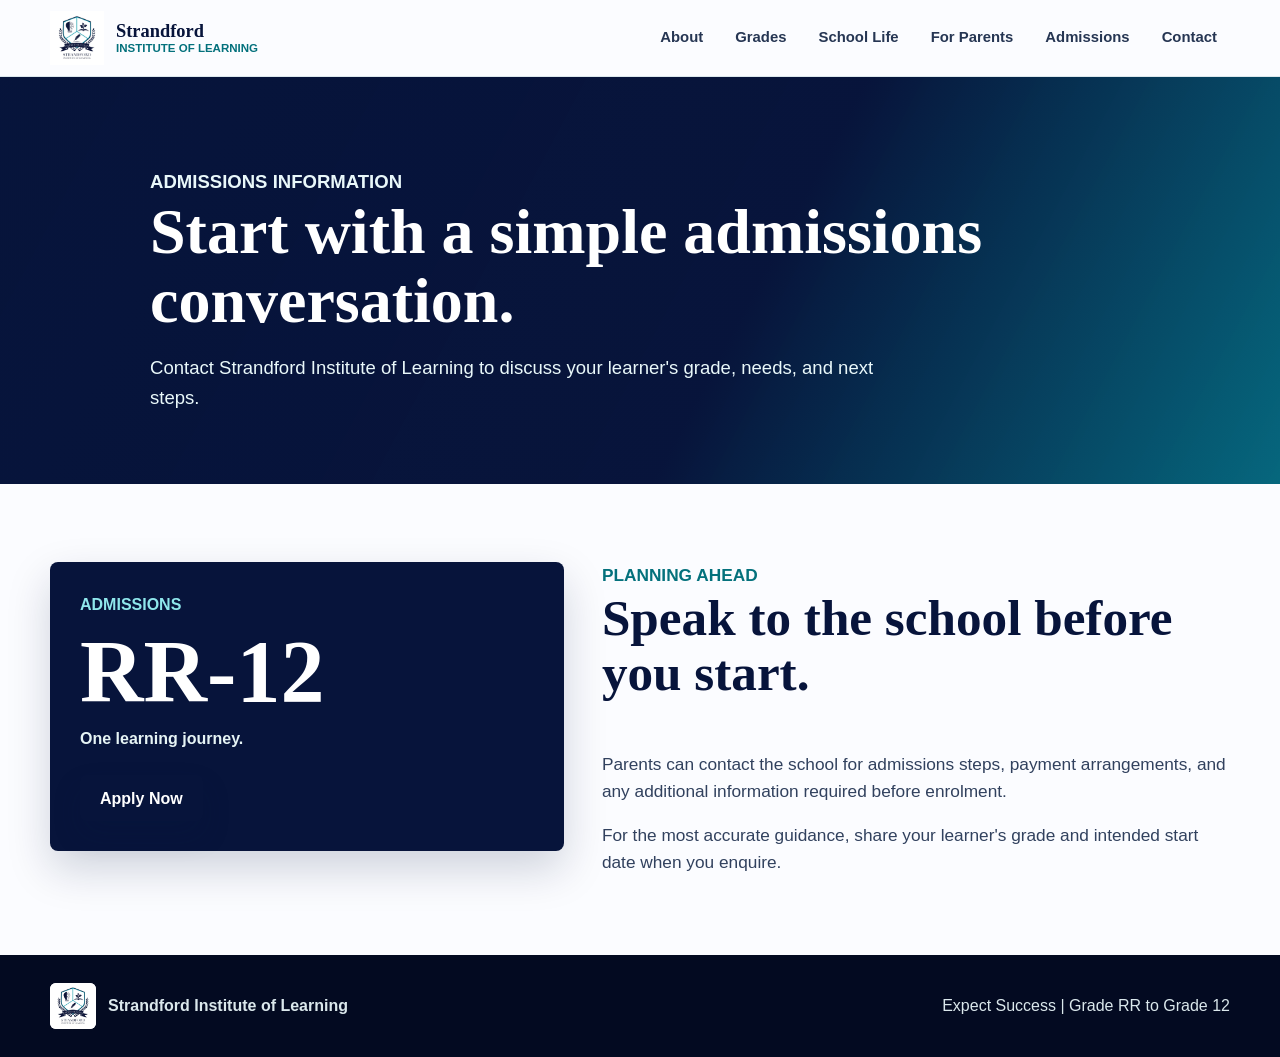
<file: fees.html>
<!DOCTYPE html>
<html lang="en">
<head>
    <meta charset="UTF-8">
    <meta name="viewport" content="width=device-width, initial-scale=1.0">
    <title>Admissions Information | Strandford Institute of Learning</title>
    <link rel="stylesheet" href="style.css">
</head>
<body>
    <header class="site-header">
        <nav class="nav" aria-label="Main navigation">
            <a class="brand" href="index.html" aria-label="Strandford Institute of Learning home">
                <img src="images/logo.jpeg" alt="Strandford Institute of Learning logo">
                <span class="brand-name"><strong>Strandford</strong><span>Institute of Learning</span></span>
            </a>
            <div class="nav-links">
                <a href="about.html">About</a>
                <a href="academics.html">Grades</a>
                <a href="school-life.html">School Life</a>
                <a href="parents.html">For Parents</a>
                <a href="admissions.html">Admissions</a>
                <a href="contact.html">Contact</a>
            </div>
        </nav>
    </header>

    <main>
        <section class="page-hero">
            <div class="wrap narrow">
                <p class="eyebrow">Admissions Information</p>
                <h1>Start with a simple admissions conversation.</h1>
                <p>Contact Strandford Institute of Learning to discuss your learner's grade, needs, and next steps.</p>
            </div>
        </section>

        <section>
            <div class="wrap fee-layout">
                <article class="fee-card">
                    <span>Admissions</span>
                    <strong>RR-12</strong>
                    <p>One learning journey.</p>
                    <a class="button primary" href="admissions.html">Apply Now</a>
                </article>
                <div class="text-stack">
                    <div class="section-heading">
                        <p class="eyebrow">Planning Ahead</p>
                        <h2>Speak to the school before you start.</h2>
                    </div>
                    <p>Parents can contact the school for admissions steps, payment arrangements, and any additional information required before enrolment.</p>
                    <p>For the most accurate guidance, share your learner's grade and intended start date when you enquire.</p>
                </div>
            </div>
        </section>
    </main>

    <footer class="site-footer">
        <div class="footer-inner">
            <div class="footer-brand"><img src="images/logo.jpeg" alt=""><span>Strandford Institute of Learning</span></div>
            <span>Expect Success | Grade RR to Grade 12</span>
        </div>
    </footer>
</body>
</html>
</file>
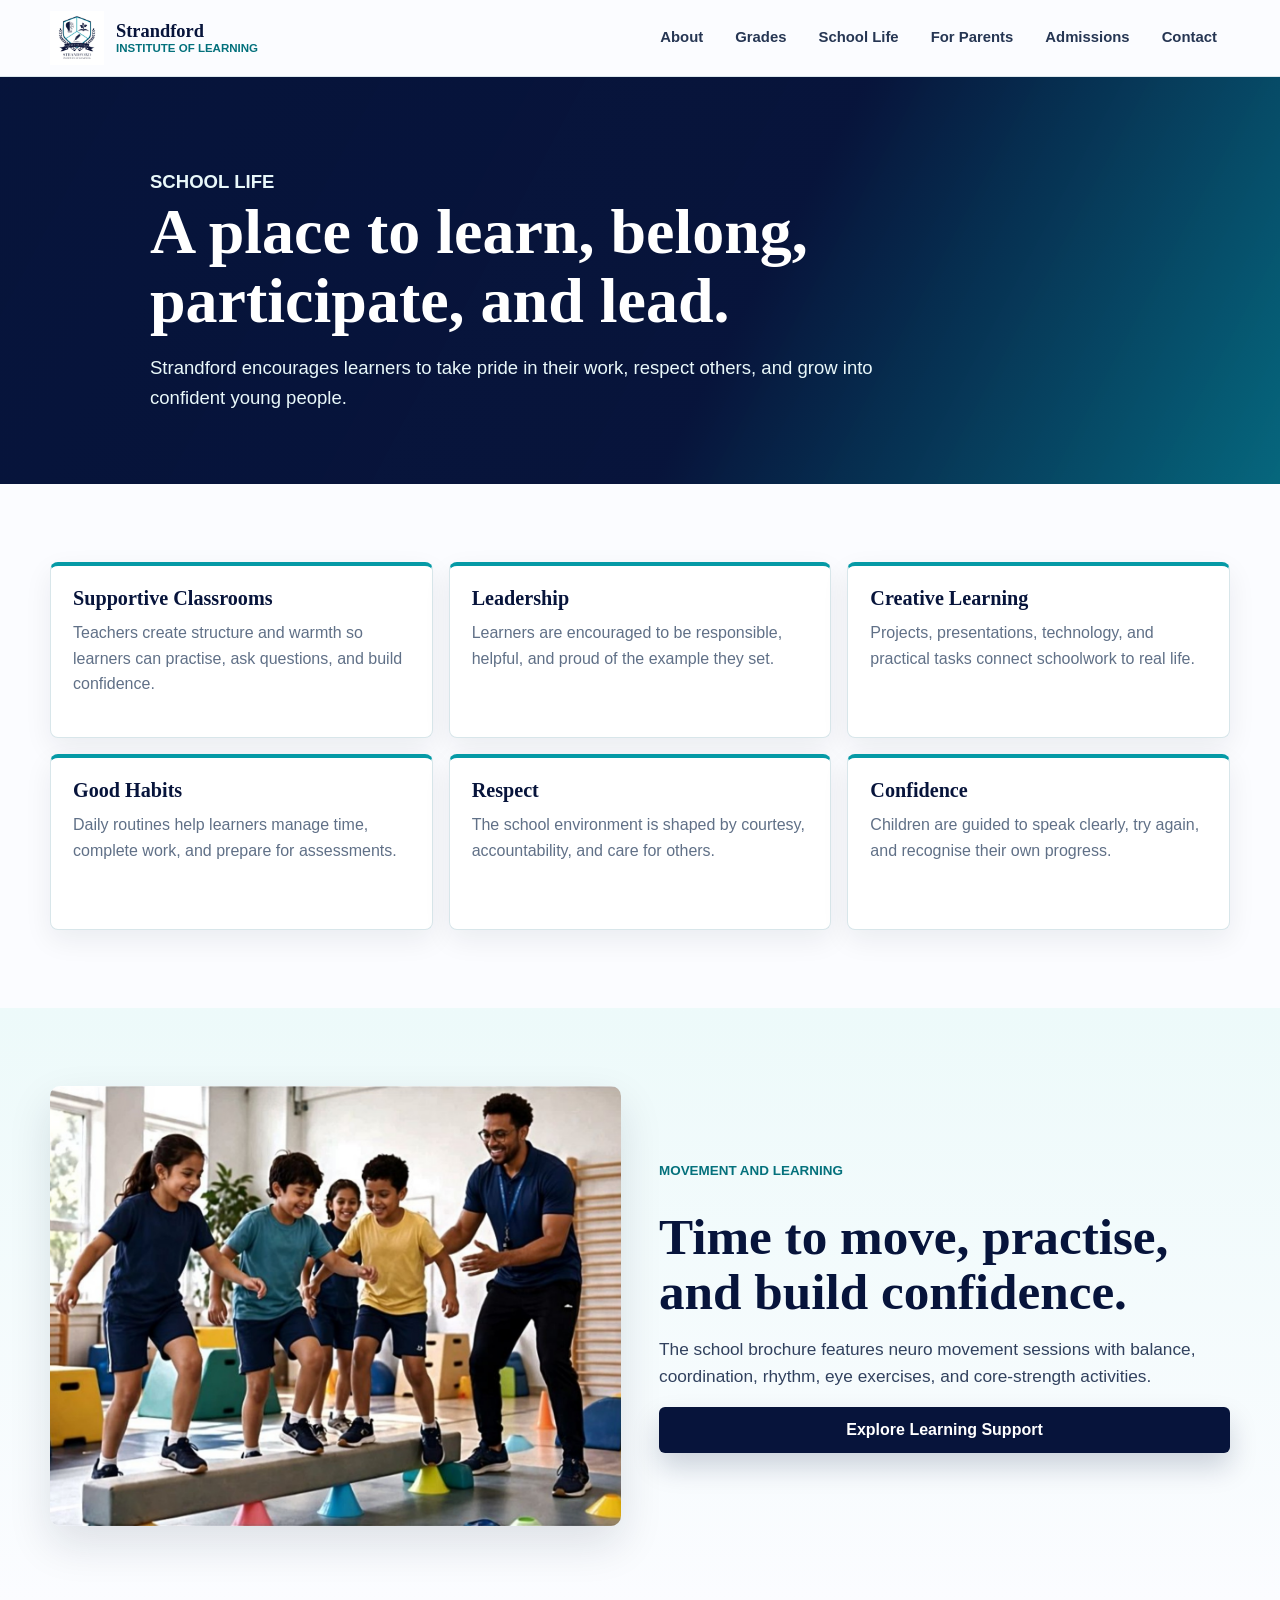
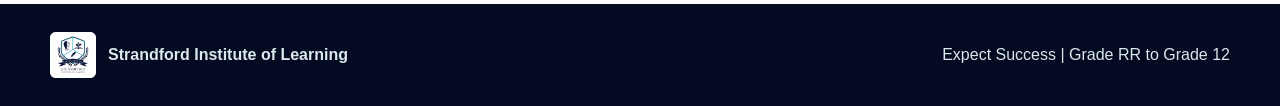
<file: school-life.html>
<!DOCTYPE html>
<html lang="en">
<head>
    <meta charset="UTF-8">
    <meta name="viewport" content="width=device-width, initial-scale=1.0">
    <title>School Life | Strandford Institute of Learning</title>
    <link rel="stylesheet" href="style.css">
</head>
<body>
    <header class="site-header">
        <nav class="nav" aria-label="Main navigation">
            <a class="brand" href="index.html" aria-label="Strandford Institute of Learning home">
                <img src="images/logo.jpeg" alt="Strandford Institute of Learning logo">
                <span class="brand-name"><strong>Strandford</strong><span>Institute of Learning</span></span>
            </a>
            <div class="nav-links">
                <a href="about.html">About</a>
                <a href="academics.html">Grades</a>
                <a href="school-life.html">School Life</a>
                <a href="parents.html">For Parents</a>
                <a href="admissions.html">Admissions</a>
                <a href="contact.html">Contact</a>
            </div>
        </nav>
    </header>

    <main>
        <section class="page-hero">
            <div class="wrap narrow">
                <p class="eyebrow">School Life</p>
                <h1>A place to learn, belong, participate, and lead.</h1>
                <p>Strandford encourages learners to take pride in their work, respect others, and grow into confident young people.</p>
            </div>
        </section>

        <section>
            <div class="wrap card-grid three">
                <article class="info-card"><h3>Supportive Classrooms</h3><p>Teachers create structure and warmth so learners can practise, ask questions, and build confidence.</p></article>
                <article class="info-card"><h3>Leadership</h3><p>Learners are encouraged to be responsible, helpful, and proud of the example they set.</p></article>
                <article class="info-card"><h3>Creative Learning</h3><p>Projects, presentations, technology, and practical tasks connect schoolwork to real life.</p></article>
                <article class="info-card"><h3>Good Habits</h3><p>Daily routines help learners manage time, complete work, and prepare for assessments.</p></article>
                <article class="info-card"><h3>Respect</h3><p>The school environment is shaped by courtesy, accountability, and care for others.</p></article>
                <article class="info-card"><h3>Confidence</h3><p>Children are guided to speak clearly, try again, and recognise their own progress.</p></article>
            </div>
        </section>

        <section class="soft-band">
            <div class="wrap spotlight-grid">
                <img class="spotlight-image" src="images/brochure/neuro-movement.jpg" alt="Learners practising balance on a low beam with a coach">
                <div class="spotlight-copy">
                    <p class="eyebrow">Movement and Learning</p>
                    <h2>Time to move, practise, and build confidence.</h2>
                    <p>The school brochure features neuro movement sessions with balance, coordination, rhythm, eye exercises, and core-strength activities.</p>
                    <a class="button primary" href="academics.html#learning-support">Explore Learning Support</a>
                </div>
            </div>
        </section>
    </main>

    <footer class="site-footer">
        <div class="footer-inner">
            <div class="footer-brand"><img src="images/logo.jpeg" alt=""><span>Strandford Institute of Learning</span></div>
            <span>Expect Success | Grade RR to Grade 12</span>
        </div>
    </footer>
</body>
</html>
</file>
<file: style.css>
:root {
    --navy: #07143b;
    --ink: #10182f;
    --teal: #059aa6;
    --teal-dark: #04717c;
    --sky: #dff8fa;
    --paper: #fbfcff;
    --line: #d8e6ea;
    --gold: #c79a3d;
    --muted: #607087;
}

* {
    box-sizing: border-box;
}

html {
    scroll-behavior: smooth;
}

body {
    margin: 0;
    font-family: Arial, Helvetica, sans-serif;
    color: var(--ink);
    background: var(--paper);
    line-height: 1.6;
}

img {
    max-width: 100%;
    display: block;
}

a {
    color: inherit;
    text-decoration: none;
}

.site-header {
    position: sticky;
    top: 0;
    z-index: 10;
    border-bottom: 1px solid rgba(216, 230, 234, 0.85);
    background: rgba(251, 252, 255, 0.94);
    backdrop-filter: blur(14px);
}

.nav {
    width: min(1180px, calc(100% - 32px));
    min-height: 76px;
    margin: 0 auto;
    display: flex;
    align-items: center;
    justify-content: space-between;
    gap: 22px;
}

.brand {
    display: flex;
    align-items: center;
    gap: 12px;
    min-width: 230px;
}

.brand img {
    width: 54px;
    height: 54px;
    object-fit: contain;
}

.brand-name {
    display: grid;
    line-height: 1.05;
}

.brand-name strong {
    color: var(--navy);
    font-family: Georgia, "Times New Roman", serif;
    font-size: 1.15rem;
    letter-spacing: 0;
}

.brand-name span {
    color: var(--teal-dark);
    font-size: 0.72rem;
    font-weight: 700;
    text-transform: uppercase;
}

.nav-links {
    display: flex;
    align-items: center;
    justify-content: flex-end;
    gap: 6px;
    flex-wrap: wrap;
}

.nav-links a {
    border-radius: 999px;
    padding: 9px 13px;
    color: #263653;
    font-size: 0.93rem;
    font-weight: 700;
}

.nav-links a:hover {
    background: var(--sky);
    color: var(--navy);
}

.button {
    display: inline-flex;
    align-items: center;
    justify-content: center;
    min-height: 46px;
    border-radius: 6px;
    padding: 12px 20px;
    font-weight: 800;
    line-height: 1.1;
}

.button.primary {
    background: var(--navy);
    color: #fff;
    box-shadow: 0 14px 28px rgba(7, 20, 59, 0.18);
}

.button.whatsapp {
    background: #128c7e;
    color: #fff;
}

.button.secondary {
    border: 2px solid var(--teal);
    color: var(--navy);
    background: #fff;
}

.hero {
    overflow: hidden;
    color: #fff;
    background:
        linear-gradient(118deg, rgba(7, 20, 59, 0.98) 0%, rgba(7, 20, 59, 0.92) 43%, rgba(5, 154, 166, 0.58) 100%),
        url("images/logo.jpeg") right 7% center / min(520px, 48vw) no-repeat,
        var(--navy);
}

.hero-inner {
    width: min(1180px, calc(100% - 32px));
    min-height: calc(100vh - 76px);
    margin: 0 auto;
    display: grid;
    grid-template-columns: minmax(0, 1fr) 330px;
    gap: 44px;
    align-items: center;
    padding: 62px 0 72px;
}

.eyebrow {
    margin: 0 0 12px;
    color: #8fe7ec;
    font-size: 0.84rem;
    font-weight: 800;
    letter-spacing: 0;
    text-transform: uppercase;
}

h1,
h2,
h3 {
    margin: 0;
    color: var(--navy);
    font-family: Georgia, "Times New Roman", serif;
    line-height: 1.08;
    letter-spacing: 0;
}

.hero h1 {
    max-width: 760px;
    color: #fff;
    font-size: clamp(2.65rem, 6vw, 5.7rem);
}

.hero-copy {
    max-width: 650px;
    margin: 22px 0 0;
    color: #edf9fb;
    font-size: clamp(1.05rem, 1.8vw, 1.32rem);
}

.hero-actions {
    display: flex;
    flex-wrap: wrap;
    gap: 14px;
    margin-top: 30px;
}

.hero-actions .button.primary {
    background: #fff;
    color: var(--navy);
}

.hero-actions .button.secondary {
    border-color: #8fe7ec;
    color: #fff;
    background: rgba(255, 255, 255, 0.08);
}

.hero-panel {
    align-self: stretch;
    display: grid;
    align-content: end;
    gap: 12px;
}

.quick-fact {
    border: 1px solid rgba(255, 255, 255, 0.22);
    border-left: 5px solid #8fe7ec;
    border-radius: 8px;
    padding: 16px;
    background: rgba(255, 255, 255, 0.1);
    backdrop-filter: blur(8px);
}

.quick-fact strong {
    display: block;
    color: #fff;
    font-size: 1.45rem;
    line-height: 1.1;
}

.quick-fact span {
    color: #d8f4f6;
    font-size: 0.95rem;
}

main section {
    padding: 78px 0;
}

.wrap {
    width: min(1180px, calc(100% - 32px));
    margin: 0 auto;
}

.section-heading {
    max-width: 760px;
    margin-bottom: 34px;
}

.section-heading .eyebrow,
.spotlight-copy .eyebrow,
.movement-copy .eyebrow {
    color: var(--teal-dark);
}

.section-heading h2 {
    font-size: clamp(2rem, 4vw, 3.2rem);
}

.section-heading p {
    margin: 14px 0 0;
    color: var(--muted);
    font-size: 1.05rem;
}

.page-hero,
.parent-hero {
    color: #fff;
    background:
        linear-gradient(118deg, rgba(7, 20, 59, 0.97) 0%, rgba(7, 20, 59, 0.9) 58%, rgba(5, 154, 166, 0.62) 100%),
        var(--navy);
}

.page-hero {
    padding: 72px 0;
}

.parent-hero {
    padding: 94px 0;
}

.page-hero h1,
.parent-hero h1 {
    max-width: 880px;
    color: #fff;
    font-size: clamp(2.25rem, 5vw, 4.5rem);
}

.page-hero p,
.parent-hero p {
    max-width: 760px;
    margin: 18px 0 0;
    color: #e9f8fa;
    font-size: 1.16rem;
}

.page-hero-grid {
    display: grid;
    grid-template-columns: minmax(0, 1fr) 260px;
    gap: 34px;
    align-items: center;
}

.page-hero-grid img {
    border-radius: 8px;
    padding: 18px;
    background: #fff;
    box-shadow: 0 18px 44px rgba(0, 0, 0, 0.16);
}

.narrow {
    max-width: 980px;
}

.split-content,
.fee-layout,
.contact-page-grid {
    display: grid;
    grid-template-columns: 0.9fr 1.1fr;
    gap: 38px;
    align-items: start;
}

.text-stack {
    display: grid;
    gap: 16px;
}

.text-stack p {
    margin: 0;
    color: #31415e;
    font-size: 1.08rem;
}

.soft-band {
    background: linear-gradient(180deg, #edfafa 0%, #fbfcff 100%);
}

.card-grid {
    display: grid;
    gap: 16px;
}

.card-grid.three {
    grid-template-columns: repeat(3, 1fr);
}

.info-card {
    min-height: 176px;
    border: 1px solid var(--line);
    border-top: 4px solid var(--teal);
    border-radius: 8px;
    padding: 22px;
    background: #fff;
    box-shadow: 0 10px 28px rgba(16, 24, 47, 0.07);
}

.info-card h3 {
    font-size: 1.26rem;
}

.info-card p {
    margin: 10px 0 0;
    color: var(--muted);
}

.fee-note {
    width: fit-content;
    border-left: 5px solid var(--gold);
    border-radius: 8px;
    padding: 14px 16px;
    background: #fff;
    color: var(--navy) !important;
    font-weight: 700;
}

.fee-card {
    border-radius: 8px;
    padding: 30px;
    color: #fff;
    background: var(--navy);
    box-shadow: 0 18px 44px rgba(7, 20, 59, 0.18);
}

.fee-card span {
    color: #8fe7ec;
    font-weight: 800;
    text-transform: uppercase;
}

.fee-card strong {
    display: block;
    margin: 10px 0;
    color: #fff;
    font-family: Georgia, "Times New Roman", serif;
    font-size: clamp(3.2rem, 8vw, 5.5rem);
    line-height: 1;
}

.fee-card p {
    margin: 0 0 24px;
    color: #e6f4f5;
    font-weight: 700;
}

.intro-grid {
    display: grid;
    grid-template-columns: 1fr 1.15fr;
    gap: 44px;
    align-items: center;
}

.crest-frame {
    border: 1px solid var(--line);
    border-radius: 8px;
    padding: clamp(22px, 5vw, 46px);
    background: #fff;
    box-shadow: 0 18px 48px rgba(16, 24, 47, 0.08);
}

.crest-frame img {
    width: min(390px, 100%);
    margin: 0 auto;
}

.intro-copy {
    display: grid;
    gap: 18px;
}

.intro-copy p {
    margin: 0;
    color: #31415e;
    font-size: 1.08rem;
}

.spotlight-grid,
.support-layout,
.movement-grid {
    display: grid;
    grid-template-columns: minmax(0, 1fr) minmax(0, 1fr);
    gap: 38px;
    align-items: center;
}

.spotlight-image,
.support-photo {
    width: 100%;
    border-radius: 10px;
    object-fit: cover;
    box-shadow: 0 18px 44px rgba(16, 24, 47, 0.12);
}

.spotlight-image {
    height: min(440px, 42vw);
}

.spotlight-copy,
.movement-copy {
    display: grid;
    gap: 16px;
}

.spotlight-copy h2,
.movement-copy h2 {
    font-size: clamp(2rem, 4vw, 3.2rem);
}

.spotlight-copy p:not(.eyebrow),
.movement-copy p:not(.eyebrow) {
    margin: 0;
    color: #31415e;
    font-size: 1.08rem;
}

.spotlight-copy .hero-actions {
    margin-top: 4px;
}

.spotlight-copy .hero-actions .button.secondary {
    border-color: var(--teal);
    color: var(--navy);
    background: #fff;
}

.support-layout {
    align-items: stretch;
}

.support-photo {
    height: 100%;
    min-height: 320px;
    max-height: 560px;
}

.support-card-grid {
    display: grid;
    grid-template-columns: repeat(2, minmax(0, 1fr));
    gap: 16px;
}

.support-card-grid .info-card {
    min-height: 150px;
}

.photo-grid {
    display: grid;
    grid-template-columns: repeat(2, minmax(0, 1fr));
    gap: 20px;
}

.photo-card {
    overflow: hidden;
    border: 1px solid var(--line);
    border-radius: 10px;
    background: #fff;
    box-shadow: 0 10px 28px rgba(16, 24, 47, 0.07);
}

.photo-card img {
    width: 100%;
    aspect-ratio: 4 / 3;
    object-fit: cover;
}

.photo-card-copy {
    padding: 22px;
}

.photo-card-copy h3 {
    font-size: 1.35rem;
}

.photo-card-copy p {
    margin: 8px 0 0;
    color: var(--muted);
}

.values {
    display: grid;
    grid-template-columns: repeat(3, 1fr);
    gap: 16px;
    margin-top: 12px;
}

.value {
    min-height: 132px;
    border-top: 4px solid var(--teal);
    border-radius: 8px;
    padding: 18px;
    background: #fff;
    box-shadow: 0 10px 28px rgba(16, 24, 47, 0.07);
}

.value h3 {
    font-size: 1.16rem;
}

.value p {
    margin-top: 8px;
    color: var(--muted);
    font-size: 0.95rem;
}

.academics {
    background: linear-gradient(180deg, #edfafa 0%, #fbfcff 100%);
}

.phase-grid {
    display: grid;
    grid-template-columns: repeat(4, 1fr);
    gap: 16px;
}

.phase {
    min-height: 260px;
    border: 1px solid var(--line);
    border-radius: 8px;
    padding: 22px;
    background: #fff;
    display: flex;
    flex-direction: column;
    justify-content: space-between;
}

.phase small {
    color: var(--teal-dark);
    font-weight: 800;
    text-transform: uppercase;
}

.phase h3 {
    margin-top: 8px;
    font-size: 1.42rem;
}

.phase p {
    color: var(--muted);
}

.phase .grade {
    width: fit-content;
    border-radius: 999px;
    padding: 8px 12px;
    background: var(--sky);
    color: var(--navy);
    font-weight: 800;
}

.life-grid {
    display: grid;
    grid-template-columns: 0.9fr 1.1fr;
    gap: 34px;
    align-items: start;
}

.feature-list {
    display: grid;
    gap: 14px;
}

.feature {
    border-left: 5px solid var(--teal);
    border-radius: 8px;
    padding: 18px 20px;
    background: #fff;
    box-shadow: 0 10px 28px rgba(16, 24, 47, 0.07);
}

.feature h3 {
    font-size: 1.2rem;
}

.feature p {
    margin: 8px 0 0;
    color: var(--muted);
}

.stats-band {
    color: #fff;
    background: var(--navy);
    padding: 38px 0;
}

.stats {
    display: grid;
    grid-template-columns: repeat(4, 1fr);
    gap: 18px;
}

.stat {
    min-height: 112px;
    border: 1px solid rgba(255, 255, 255, 0.16);
    border-radius: 8px;
    padding: 20px;
    background: rgba(255, 255, 255, 0.07);
}

.stat strong {
    display: block;
    color: #8fe7ec;
    font-size: 2rem;
    line-height: 1;
    font-family: Georgia, "Times New Roman", serif;
}

.stat span {
    display: block;
    margin-top: 8px;
    color: #eaf5f7;
    font-weight: 700;
}

.admissions {
    background:
        linear-gradient(90deg, rgba(251, 252, 255, 0.97), rgba(251, 252, 255, 0.88)),
        linear-gradient(135deg, var(--sky), #fff);
}

.admission-grid {
    display: grid;
    grid-template-columns: 1.1fr 0.9fr;
    gap: 34px;
    align-items: start;
}

.steps {
    counter-reset: steps;
    display: grid;
    gap: 12px;
}

.step {
    counter-increment: steps;
    display: grid;
    grid-template-columns: 44px 1fr;
    gap: 14px;
    align-items: start;
    border: 1px solid var(--line);
    border-radius: 8px;
    padding: 18px;
    background: #fff;
}

.step::before {
    content: counter(steps);
    width: 44px;
    height: 44px;
    border-radius: 50%;
    display: grid;
    place-items: center;
    background: var(--navy);
    color: #fff;
    font-weight: 800;
}

.step h3 {
    font-size: 1.15rem;
}

.step p {
    margin: 6px 0 0;
    color: var(--muted);
}

.contact-panel {
    border-radius: 8px;
    padding: 26px;
    color: #fff;
    background: var(--navy);
    box-shadow: 0 18px 44px rgba(7, 20, 59, 0.18);
}

.contact-panel h2 {
    color: #fff;
    font-size: 2rem;
}

.contact-panel p {
    color: #e6f4f5;
}

.admissions-photo {
    width: 100%;
    max-height: 250px;
    margin-bottom: 22px;
    border-radius: 8px;
    object-fit: cover;
}

.contact-lines {
    display: grid;
    gap: 10px;
    margin: 22px 0;
}

.contact-lines span {
    display: block;
    border-bottom: 1px solid rgba(255, 255, 255, 0.14);
    padding-bottom: 10px;
    color: #fff;
    font-weight: 700;
}

.contact-lines a {
    display: block;
    border-bottom: 1px solid rgba(255, 255, 255, 0.14);
    padding-bottom: 10px;
    color: #fff;
    font-weight: 700;
}

.contact-actions {
    display: flex;
    flex-wrap: wrap;
    gap: 12px;
}

.site-footer {
    background: #030a21;
    color: #dbe8ec;
    padding: 28px 0;
}

.footer-inner {
    width: min(1180px, calc(100% - 32px));
    margin: 0 auto;
    display: flex;
    align-items: center;
    justify-content: space-between;
    gap: 18px;
    flex-wrap: wrap;
}

.footer-inner img {
    width: 46px;
    height: 46px;
    object-fit: contain;
    background: #fff;
    border-radius: 6px;
}

.footer-brand {
    display: flex;
    align-items: center;
    gap: 12px;
    font-weight: 800;
}

@media (max-width: 960px) {
    .hero {
        background:
            linear-gradient(118deg, rgba(7, 20, 59, 0.98) 0%, rgba(7, 20, 59, 0.9) 100%),
            var(--navy);
    }

    .hero-inner,
    .intro-grid,
    .life-grid,
    .admission-grid,
    .spotlight-grid,
    .support-layout,
    .movement-grid,
    .page-hero-grid,
    .split-content,
    .fee-layout,
    .contact-page-grid {
        grid-template-columns: 1fr;
    }

    .hero-inner {
        min-height: auto;
        padding-top: 54px;
    }

    .hero-panel {
        grid-template-columns: repeat(3, 1fr);
    }

    .phase-grid,
    .stats,
    .card-grid.three,
    .support-card-grid,
    .photo-grid {
        grid-template-columns: repeat(2, 1fr);
    }
}

@media (max-width: 720px) {
    .nav {
        min-height: auto;
        padding: 12px 0;
        align-items: flex-start;
        flex-direction: column;
    }

    .nav-links {
        width: 100%;
        justify-content: flex-start;
    }

    .nav-links a {
        padding: 8px 10px;
        font-size: 0.86rem;
    }

    .brand {
        min-width: 0;
    }

    .hero-inner {
        padding: 42px 0 54px;
    }

    .hero-panel,
    .values,
    .phase-grid,
    .stats,
    .card-grid.three {
        grid-template-columns: 1fr;
    }

    .support-card-grid,
    .photo-grid {
        grid-template-columns: 1fr;
    }

    .spotlight-image {
        height: auto;
        max-height: 360px;
        aspect-ratio: 4 / 3;
    }

    .support-photo {
        min-height: 0;
        max-height: 420px;
        aspect-ratio: 4 / 3;
    }

    main section {
        padding: 56px 0;
    }

    .button {
        width: 100%;
    }

    .footer-inner {
        align-items: flex-start;
        flex-direction: column;
    }
}
</file>
